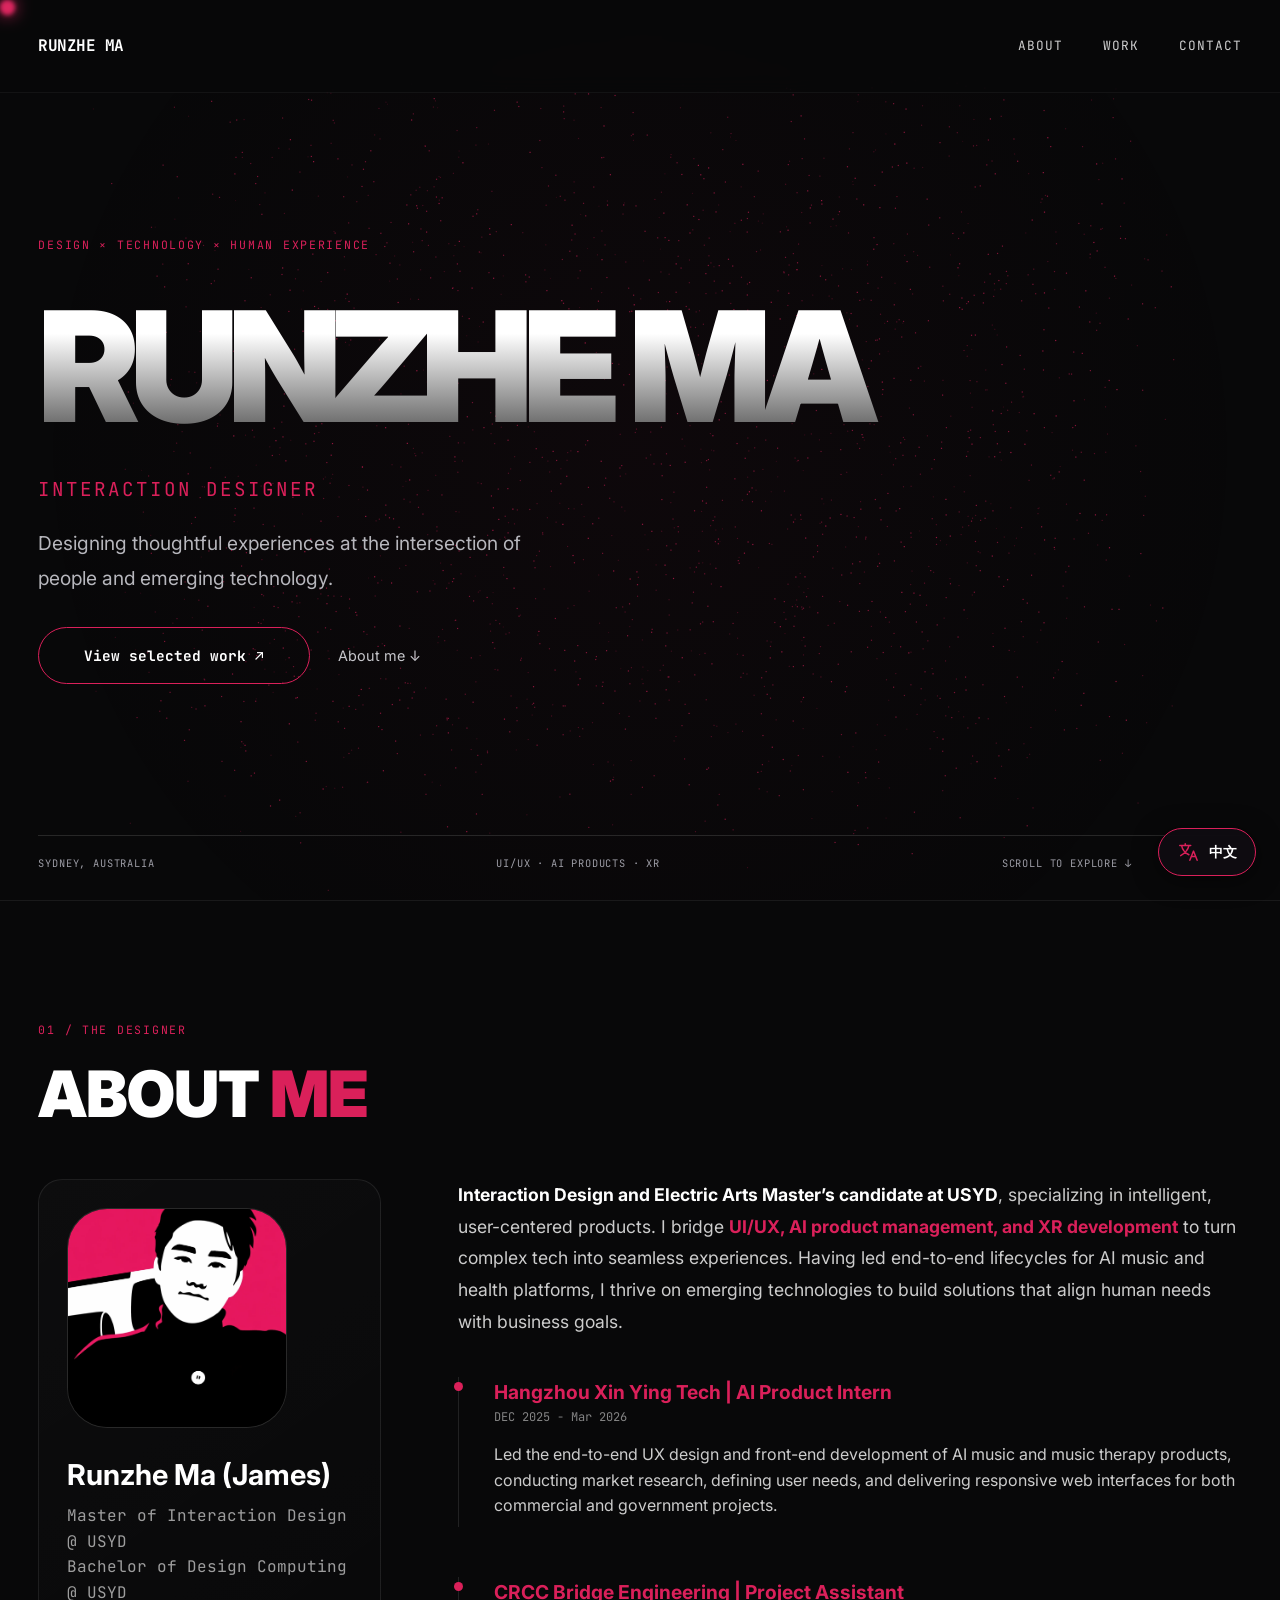
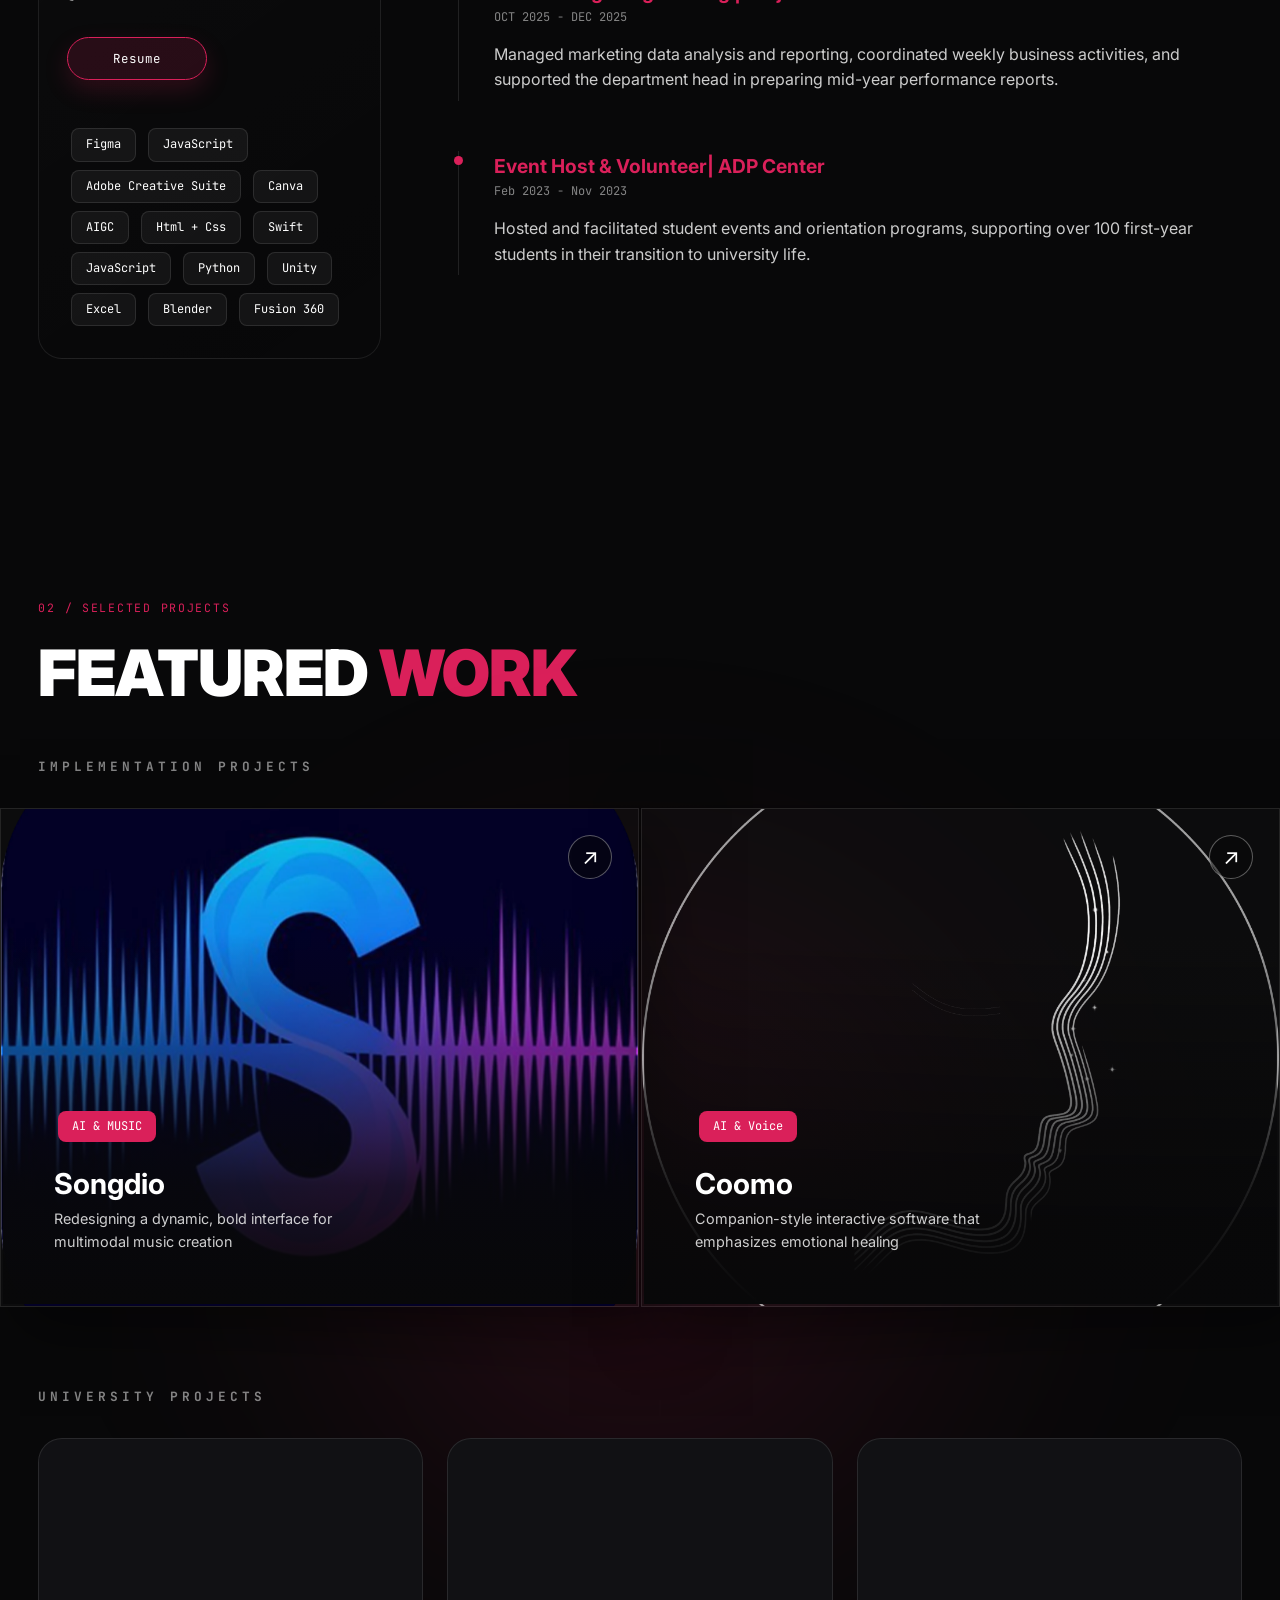
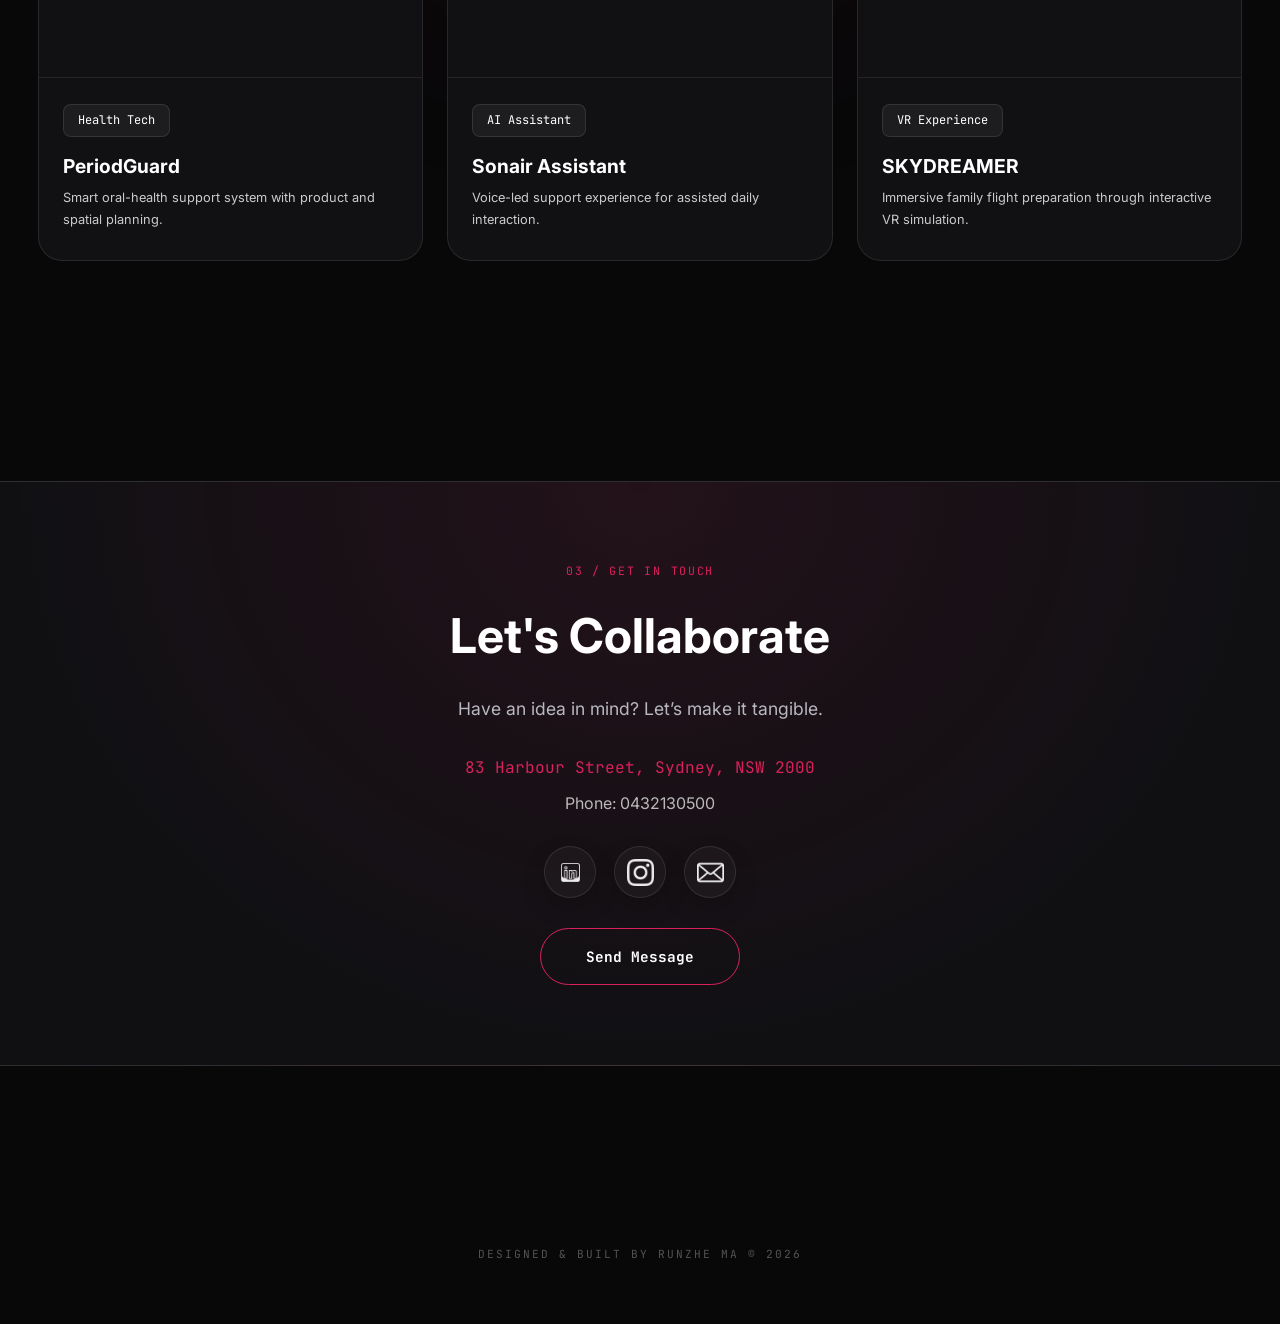
<file: index.html>
<!doctype html>
<html lang="en">
<head>
  <meta charset="utf-8">
  <meta name="viewport" content="width=device-width, initial-scale=1">
  <meta http-equiv="refresh" content="0;url=Portfolioweb.html">
  <title>Runzhe Ma | Portfolio</title>
  <script>location.replace('Portfolioweb.html' + location.search + location.hash);</script>
</head>
<body><a href="Portfolioweb.html">View portfolio / 查看作品集</a></body>
</html>
</file>
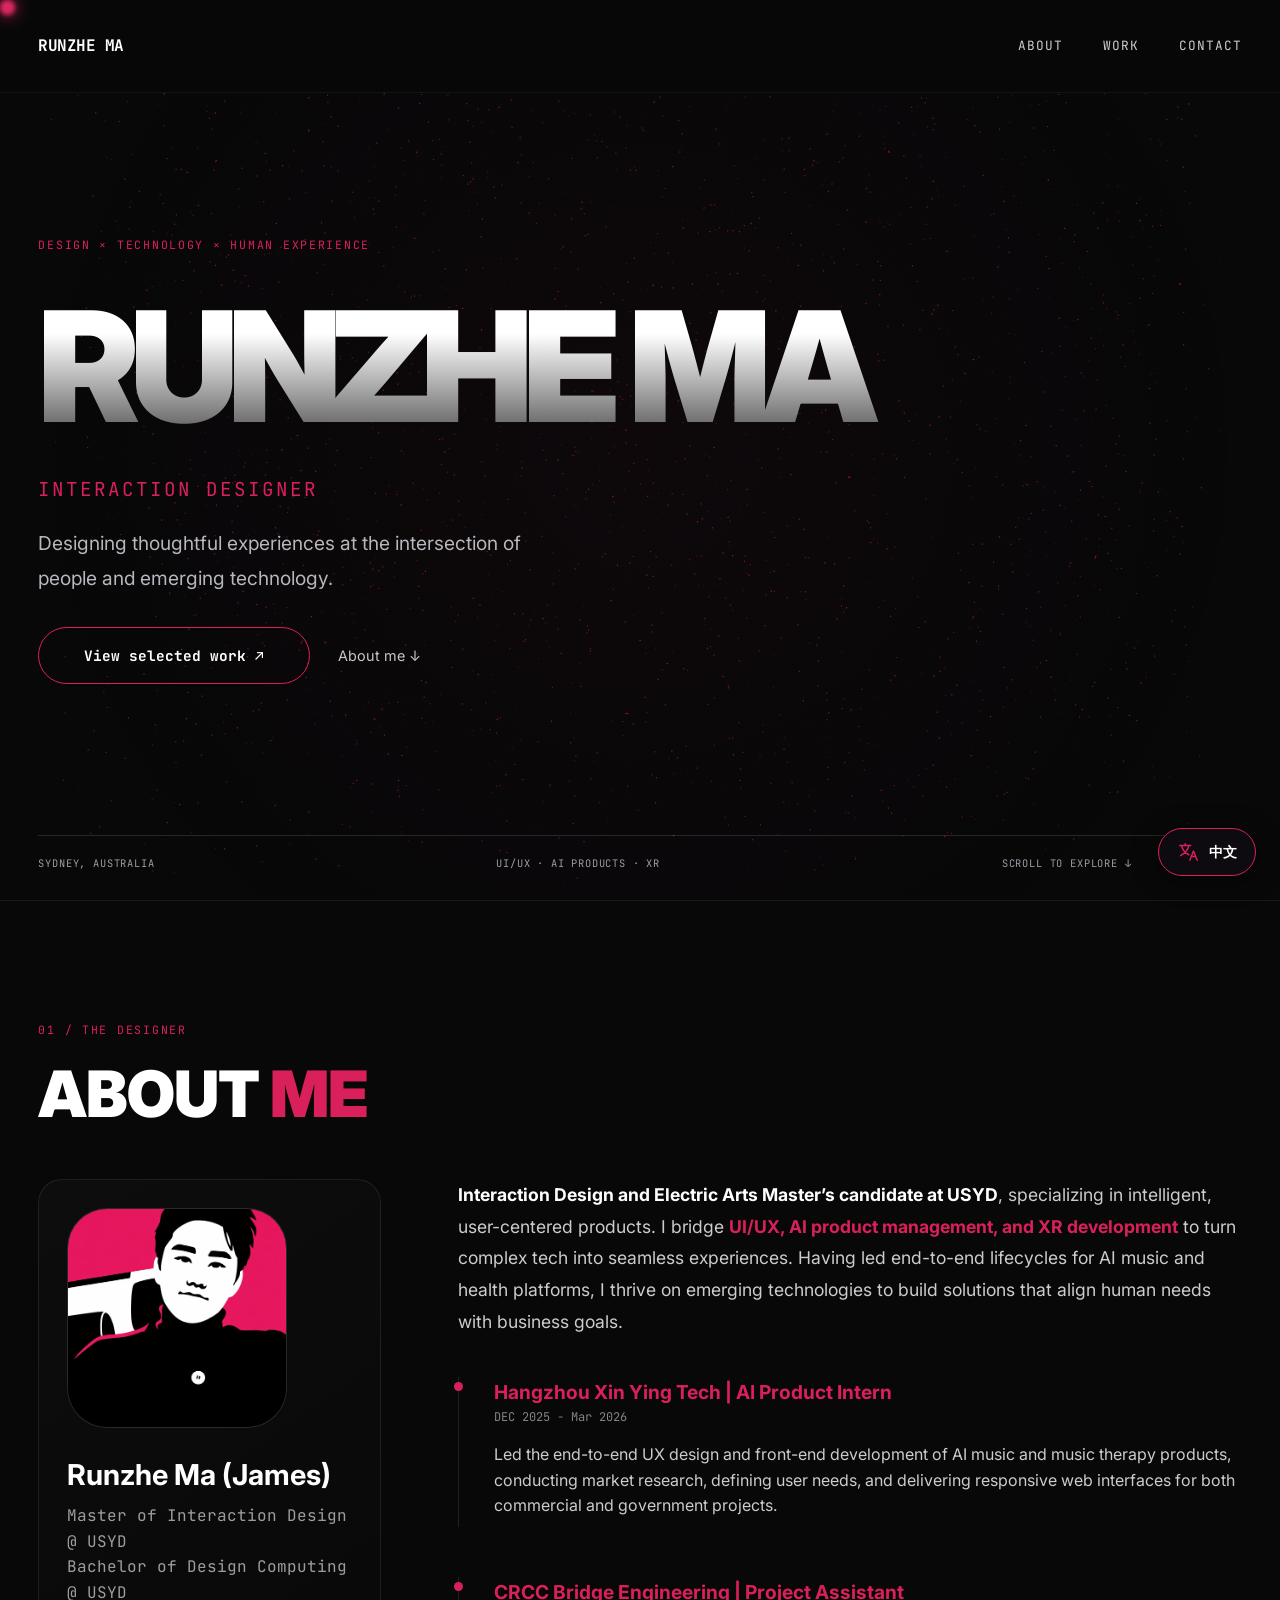
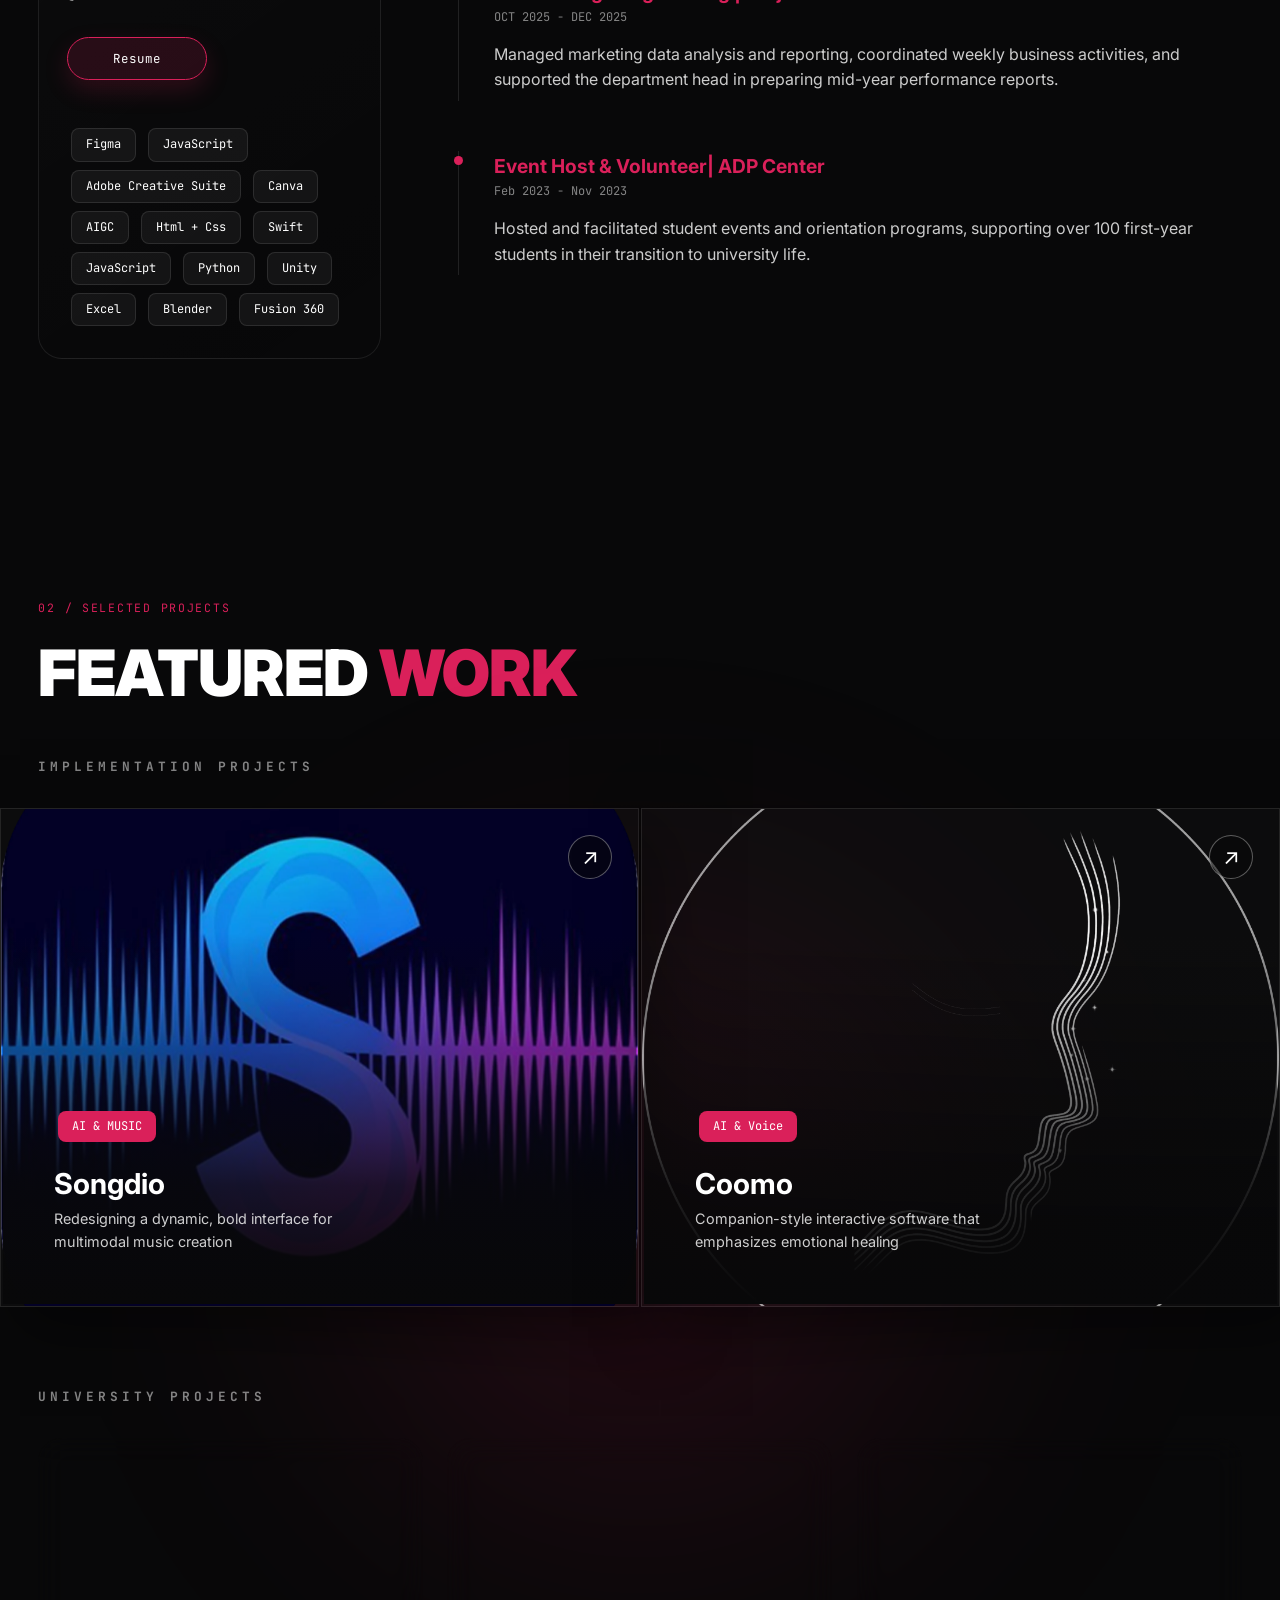
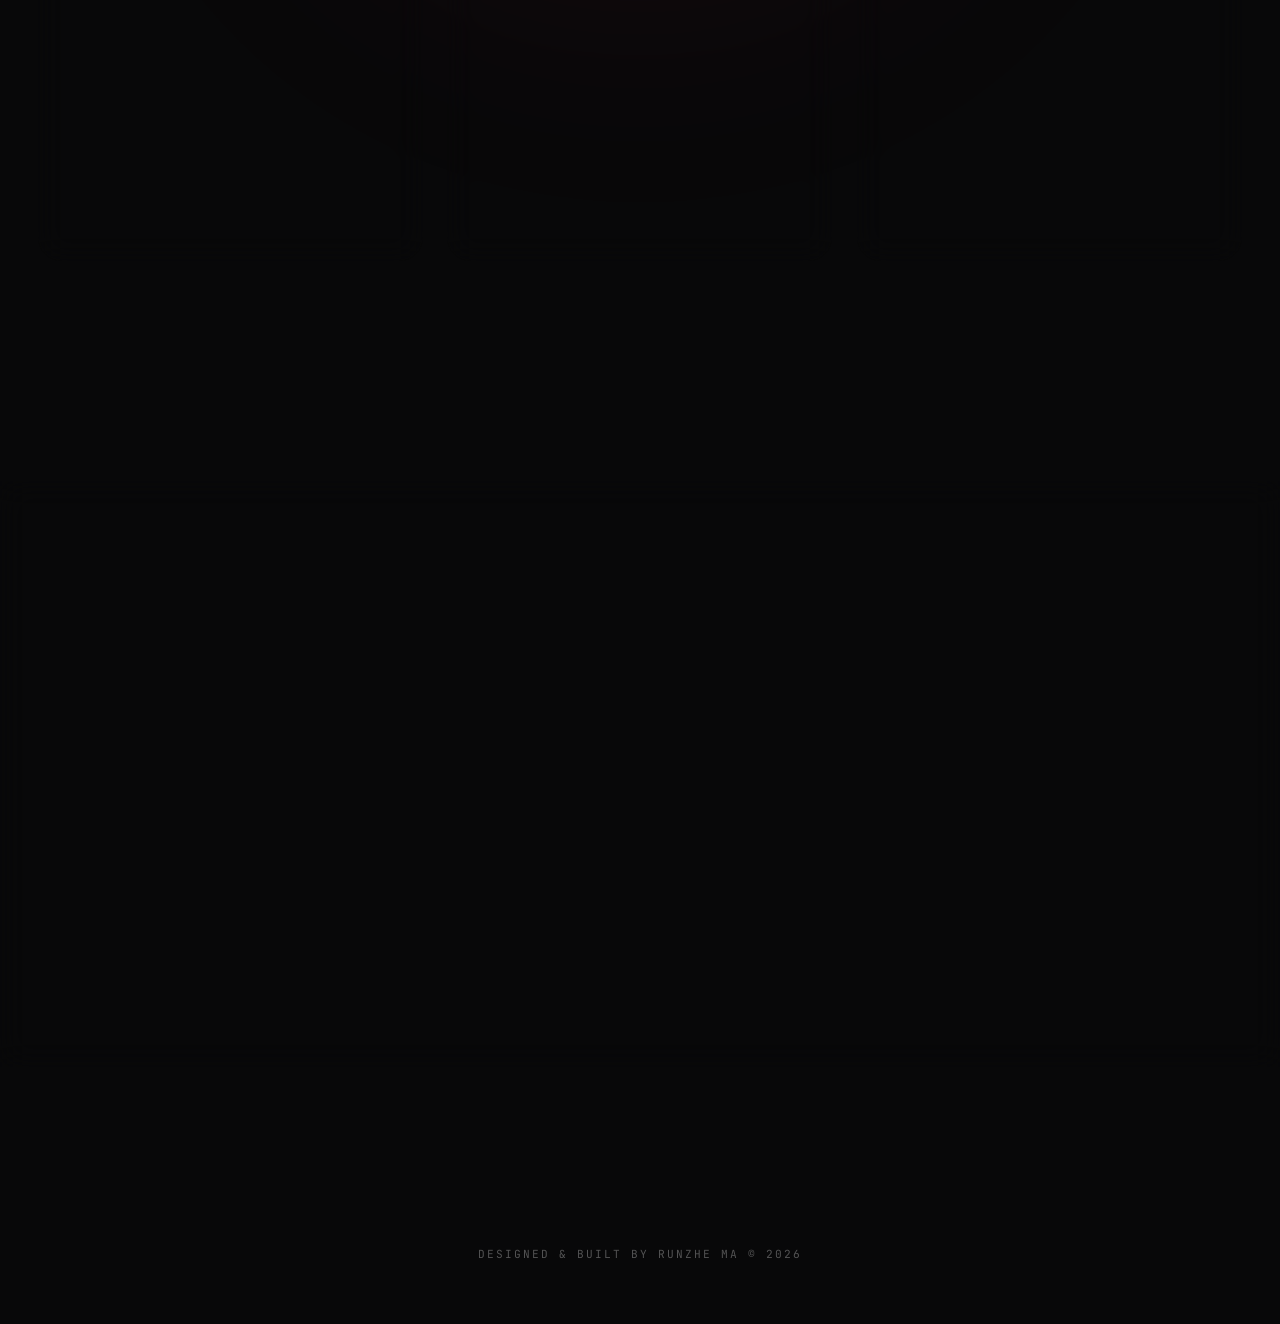
<file: Portfolioweb.html>
<!DOCTYPE html>
<html lang="en">
<head>
    <meta charset="UTF-8">
    <meta name="viewport" content="width=device-width, initial-scale=1.0">
    <title>Runzhe Ma (James) | Portfolio</title>
    <link href="https://fonts.googleapis.com/css2?family=Inter:wght@400;900&family=JetBrains+Mono:wght@400;700&display=swap" rel="stylesheet">
    <style>
        :root {
            --primary: #DA205A;
            --bg: #050505;
            --glass: rgba(255, 255, 255, 0.03);
            --border: rgba(255, 255, 255, 0.1);
            --font-main: 'Inter', sans-serif;
            --font-mono: 'JetBrains Mono', monospace;
        }

        * { margin: 0; padding: 0; box-sizing: border-box; scroll-behavior: smooth; }

        body {
            background-color: var(--bg);
            color: #fff;
            font-family: var(--font-main);
            overflow-x: hidden;
            line-height: 1.6;
            -webkit-font-smoothing: antialiased;
        }

        /* 极光背景 */
        body::before {
            content: '';
            position: fixed;
            top: 0; left: 0;
            width: 100%; height: 100%;
            background: radial-gradient(circle at 50% 50%, rgba(218, 32, 90, 0.03) 0%, transparent 80%);
            z-index: -1;
        }

        /* Neon Cursor */
        #cursor {
            position: fixed;
            width: 15px; height: 15px;
            background: var(--primary);
            border-radius: 50%;
            pointer-events: none;
            z-index: 9999;
            mix-blend-mode: screen;
            filter: blur(2px) drop-shadow(0 0 8px var(--primary));
            left: 0; top: 0;
        }

        /* 导航栏 */
        nav {
            position: fixed;
            top: 0; width: 100%;
            padding: 25px 50px;
            display: flex;
            justify-content: space-between;
            align-items: center;
            z-index: 1000;
            background: linear-gradient(to bottom, rgba(5,5,5,0.8), transparent);
            backdrop-filter: blur(10px);
        }

        .nav-logo {
            font-family: var(--font-mono);
            font-weight: 700;
            font-size: 1rem;
            letter-spacing: -0.5px;
        }

        .nav-links {
            display: flex;
            gap: 40px;
        }

        .nav-links a {
            color: #fff;
            text-decoration: none;
            font-family: var(--font-mono);
            font-size: 0.8rem;
            letter-spacing: 1px;
            transition: 0.3s;
            opacity: 0.6;
        }

        .nav-links a:hover { opacity: 1; color: var(--primary); }

        /* Hero Section */
        .hero {
            height: 100vh;
            display: flex;
            flex-direction: column;
            justify-content: center;
            align-items: center;
            position: relative;
            text-align: center;
            overflow: hidden;
        }

        /* 填充侧边空白的装饰文字 */
        .hero-side-text {
            position: absolute;
            font-family: var(--font-mono);
            font-weight: 900;
            font-size: 15vh;
            color: rgba(255,255,255,0.1);
            white-space: nowrap;
            pointer-events: none;
            z-index: 0;
            text-transform: uppercase;
        }
        .side-left { left: -5%; top: 20%; transform: rotate(-90deg); }
        .side-right { right: -5%; bottom: 20%; transform: rotate(90deg); }

        #canvas3d {
            position: absolute;
            inset: 0;
            z-index: 0;
            mask-image: radial-gradient(circle, black 40%, transparent 80%);
            transition: opacity 0.3s ease;
        }

        .hero-content { z-index: 1; pointer-events: none; }

        .hero-content h1 {
            font-size: clamp(3.5rem, 12vw, 8rem);
            font-weight: 900;
            margin-bottom: 0.5rem;
            letter-spacing: -2px;
            background: linear-gradient(to bottom, #fff 30%, #444 100%);
            -webkit-background-clip: text;
            -webkit-text-fill-color: transparent;
        }

        .typewriter {
            font-family: var(--font-mono);
            color: var(--primary);
            font-size: clamp(0.9rem, 2vw, 1.2rem);
            margin-bottom: 2.5rem;
            letter-spacing: 2px;
        }

        .btn-explore {
            pointer-events: all;
            padding: 16px 45px;
            background: transparent;
            border: 1px solid var(--primary);
            color: #fff;
            font-family: var(--font-mono);
            font-weight: 700;
            border-radius: 50px;
            text-decoration: none;
            transition: all 0.4s cubic-bezier(0.23, 1, 0.32, 1);
            display: inline-block;
            font-size: 0.9rem;
        }

        .btn-explore:hover {
            background: var(--primary);
            box-shadow: 0 0 30px rgba(218, 32, 90, 0.4);
            transform: scale(1.05);
        }

        /* 通用布局 */
        .container {
            max-width: 1200px;
            margin: 0 auto;
            padding: 120px 24px;
        }

        .section-title {
            font-size: clamp(2.5rem, 8vw, 4rem);
            margin-bottom: 60px;
            font-weight: 900;
            letter-spacing: -1px;
        }

        .glass-card {
            background: var(--glass);
            backdrop-filter: blur(15px);
            border: 1px solid var(--border);
            border-radius: 24px;
            padding: 40px;
            transition: 0.4s;
        }

        /* About & Timeline */
        .about-grid {
            display: grid;
            grid-template-columns: 1fr 1.5fr;
            gap: 80px;
        }

        .profile-sticky { position: sticky; top: 120px; height: fit-content; }

        .avatar {
    width: 220px;
    height: 220px;
    border-radius: 40px;
    background: #111;
    position: relative;
    overflow: hidden;
    border: 1px solid var(--border);
    cursor: pointer;
}

/* 共有图片定位样式 */
.avatar img {
    width: 100%;
    height: 100%;
    object-fit: cover;
    position: absolute;
    top: 0;
    left: 0;
    transition: opacity 0.4s ease; /* 控制切换的平滑度，0.4s 比较自然 */
}

/* 悬停照片默认隐藏 */
.photo-hover {
    opacity: 0;
    z-index: 2;
}

/* 默认照片在底层 */
.photo-default {
    opacity: 1;
    z-index: 1;
}

/* 鼠标悬停时的逻辑 */
.avatar:hover .photo-hover {
    opacity: 1; /* 悬停时显示图二 */
}

.avatar:hover .photo-default {
    opacity: 0.7; /* 可选：稍微降低图一透明度，让过渡更深邃 */
}

        .tag {
            display: inline-block;
            padding: 6px 14px;
            background: rgba(255, 255, 255, 0.05);
            color: #fff;
            border: 1px solid var(--border);
            border-radius: 8px;
            font-family: var(--font-mono);
            font-size: 0.75rem;
            margin: 4px;
            transition: 0.3s;
        }
        .tag:hover { border-color: var(--primary); color: var(--primary); }

        .timeline-item {
            margin-bottom: 50px;
            position: relative;
            padding-left: 35px;
            border-left: 1px solid var(--border);
        }
        .timeline-item::after {
            content: ''; position: absolute; left: -5px; top: 5px;
            width: 9px; height: 9px; background: var(--primary); border-radius: 50%;
        }

        /* Work Grid */
        .work-grid {
            display: grid;
            grid-template-columns: repeat(2, 1fr);
            gap: 30px;
        }

.project-card {
    position: relative;
    background: rgba(255, 255, 255, 0.03);
    border-radius: 24px;
    padding: 2px; /* 边框的厚度 */
    overflow: hidden;
    cursor: pointer;
    /* 初始投影：向右下偏移 */
    box-shadow: 20px 20px 50px rgba(0, 0, 0, 0.5);
    transition: transform 0.5s cubic-bezier(0.23, 1, 0.32, 1), box-shadow 0.5s ease;
    border: none; /* 移除旧边框 */
    height: 400px; /* 增加高度以容纳图片 */
    background-size: cover;
    background-position: center;
    background-repeat: no-repeat;
    display: flex;                /* 确保内部文字布局正常 */
    flex-direction: column;
}

       .project-card {
    position: relative;
    border-radius: 24px;
    padding: 2px;
    overflow: hidden;
    cursor: pointer;
    height: 400px;
    background: rgba(255, 255, 255, 0.03);
    box-shadow: 20px 20px 50px rgba(0, 0, 0, 0.5);
    transition: transform 0.5s cubic-bezier(0.23, 1, 0.32, 1), box-shadow 0.5s ease;
}

.project-bg {
    position: absolute;
    inset: 0;
    background-size: cover;      /* 或 contain */
    background-position: center;
    background-repeat: no-repeat;
    border-radius: 24px;
    z-index: 0;
}
        .project-info {
    position: relative;
    z-index: 1;
    padding: 40px;
    height: 100%;
    display: flex;
    flex-direction: column;
    justify-content: flex-end;
    background: linear-gradient(to top, rgba(0,0,0,0.9) 0%, rgba(0,0,0,0.4) 60%, transparent 100%);
    border-radius: 22px; /* 比外层小一点 */
}

        .project-card:hover {
    transform: translateY(-10px) scale(1.01);
    box-shadow: 30px 30px 70px rgba(0, 0, 0, 0.7), 0 0 20px rgba(218, 32, 90, 0.1);
}

.project-card:hover::before {
    opacity: 1;
}

        #work {
    position: relative;
    overflow: hidden;
}

/* 模拟左上角打下来的粉色柔光 */
#work::before {
    content: '';
    position: absolute;
    top: 50%;
    left: 50%;
    transform: translate(-50%, -50%);

    width: 900px;
    height: 900px;

    background: radial-gradient(
        circle,
        rgba(218, 32, 90, 0.18) 0%,
        rgba(218, 32, 90, 0.08) 35%,
        transparent 70%
    );

    filter: blur(120px);
    z-index: 0;
    pointer-events: none;
}
/* 增强 Feature 卡片的投影效果 */
#work .project-card {
    z-index: 1;
    background: rgba(255, 255, 255, 0.02);
    box-shadow: 20px 20px 60px rgba(0, 0, 0, 0.5); /* 右下方阴影 */
    transition: transform 0.5s cubic-bezier(0.23, 1, 0.32, 1), box-shadow 0.5s ease;
}

#work .project-card:hover {
    transform: translateY(-10px) scale(1.02);
    box-shadow: 30px 30px 80px rgba(218, 32, 90, 0.2); /* 悬停时阴影带一点粉色气晕 */
}

#university {
    perspective: 1500px;
    overflow: hidden; /* 裁剪超出区域 */
    padding: 150px 0; /* 增加上下内边距，适应更高的卡片 */
}

/* 2. University Projects 样式 */
.uni-carousel-shell {
    position: relative;
}

.uni-grid {
    display: flex;
    justify-content: center;
    align-items: center;
    position: relative;
    height: 600px; /* 给旋转留出更多高度空间 */
    transform-style: preserve-3d;
    cursor: grab;
    transition: transform 0.6s cubic-bezier(0.23, 1, 0.32, 1); /* 更丝滑的过渡 */
}

.uni-grid:active { cursor: grabbing; }

/* 2. 升级卡片为 3D 层叠 */
.uni-card {
    position: absolute; /* 必须绝对定位才能重叠 */
    width: 280px; /* 变窄 */
    height: 380px; /* 变高 */
    background: rgba(255, 255, 255, 0.05);
    backdrop-filter: blur(15px);
    border: 1px solid var(--border);
    border-radius: 24px;
    padding: 25px;
    display: flex;
    flex-direction: column;
    justify-content: center; /* 尝试垂直居中对齐内容，在长方形卡片中看起来更好 */
    backface-visibility: hidden; /* 隐藏背面 */
    user-select: none;
    pointer-events: auto; /* 确保点击弹窗依然有效 */
}
.uni-card:hover {
    border-color: var(--primary);
    transform: translateY(-5px);
    background: rgba(218, 32, 90, 0.03);
}

.usyd-logo {
    position: absolute;
    top: 50%;
    left: 50%;
    transform: translate(-50%, -50%);
    width: 120px;
    height: auto;
    border-radius: 50%;
    border: 2px solid var(--border);
    box-shadow: 0 0 30px rgba(218, 32, 90, 0.2);
    z-index: 1; /* 确保位于卡片后面 */
    opacity: 0.8;
    pointer-events: none; /* 不影响拖拽交互 */
}

.uni-nav-arrow {
    position: absolute;
    top: 50%;
    transform: translateY(-50%);
    width: 46px;
    height: 46px;
    border-radius: 999px;
    border: 1px solid var(--border);
    background: rgba(255,255,255,0.04);
    color: #fff;
    font-size: 1.1rem;
    display: flex;
    align-items: center;
    justify-content: center;
    backdrop-filter: blur(12px);
    cursor: pointer;
    z-index: 5;
    transition: 0.3s ease;
}

.uni-nav-arrow:hover {
    border-color: var(--primary);
    color: var(--primary);
    background: rgba(218, 32, 90, 0.08);
}

.uni-nav-arrow.left { left: 128px; }
.uni-nav-arrow.right { right: 128px; }

@media (max-width: 768px) {
    .uni-grid { grid-template-columns: 1fr; }
    .uni-nav-arrow { width: 40px; height: 40px; }
    .uni-nav-arrow.left { left: 16px; }
    .uni-nav-arrow.right { right: 16px; }
}

        /* Modal / detail view */
        #project-modal {
            position: fixed;
            inset: 0;
            background: rgba(5,5,5,0.98);
            z-index: 10000;
            display: none;
            overflow-y: auto;
            opacity: 0;
            transition: opacity 0.4s ease;
        }

        #project-modal.active {
            display: block;
            opacity: 1;
        }

        #resume-modal {
            position: fixed;
            inset: 0;
            background: rgba(5,5,5,0.98);
            z-index: 10000;
            display: none;
            overflow-y: auto;
            opacity: 0;
            transition: opacity 0.4s ease;
        }

        #resume-modal.active {
            display: block;
            opacity: 1;
        }

        .modal-close {
            position: fixed;
            top: 30px; right: 40px;
            z-index: 10001;
            background: white; border: none;
            color: black;
            padding: 8px 16px;
            border-radius: 50px;
            font-family: var(--font-mono);
            font-weight: bold;
            cursor: pointer;
        }

        .detail-hero {
            display: grid;
            grid-template-columns: minmax(0, 1fr);
            gap: 28px;
            align-items: end;
            margin-bottom: 40px;
            max-width: 820px;
        }

        .detail-kicker {
            font-family: var(--font-mono);
            color: var(--primary);
            font-size: 0.8rem;
            letter-spacing: 2px;
            margin-bottom: 18px;
            text-transform: uppercase;
        }

        .detail-summary {
            max-width: 720px;
            color: #cfcfcf;
            font-size: 1.05rem;
            line-height: 1.8;
        }

        .detail-visual {
            width: 100%;
            border-radius: 28px;
            border: 1px solid var(--border);
            background: linear-gradient(180deg, rgba(255,255,255,0.06), rgba(255,255,255,0.02));
            overflow: hidden;
            padding: 18px;
            box-shadow: 0 20px 50px rgba(0,0,0,0.45);
        }

        .detail-visual img,
        .mockup-frame img,
        .gallery-tile img {
            width: 100%;
            height: auto;
            display: block;
            object-fit: contain;
            border-radius: 20px;
        }

        .detail-section {
            margin-bottom: 40px;
        }

        .detail-section-title {
            margin-bottom: 18px;
            color: var(--primary);
            font-family: var(--font-mono);
            text-transform: uppercase;
            letter-spacing: 2px;
            font-size: 0.85rem;
        }

        .detail-body {
            color: #ccc;
            font-size: 1rem;
            line-height: 1.85;
        }

        .mockup-grid {
            display: grid;
            grid-template-columns: repeat(12, minmax(0, 1fr));
            gap: 20px;
        }

        .mockup-frame,
        .gallery-tile,
        .placeholder-tile {
            background: var(--glass);
            border: 1px solid var(--border);
            border-radius: 24px;
            padding: 16px;
            backdrop-filter: blur(15px);
        }

        .mockup-frame.tall { grid-column: span 4; }
        .mockup-frame.wide { grid-column: span 8; }
        .mockup-frame.full { grid-column: 1 / -1; }
        .mockup-frame.coomo-top { grid-column: 1 / span 4; grid-row: 1; }
        .mockup-frame.coomo-bottom { grid-column: 1 / span 4; grid-row: 2; }
        .mockup-frame.coomo-side { grid-column: 5 / span 8; grid-row: 1 / span 2; align-self: stretch; display: flex; align-items: center; }
        .gallery-grid.sonair-showcase {
            grid-template-columns: repeat(12, minmax(0, 1fr));
            align-items: stretch;
            gap: 18px;
        }
        .gallery-grid.sonair-showcase .gallery-tile.sonair-main,
        .gallery-grid.sonair-showcase .placeholder-tile.sonair-main {
            grid-column: 1 / span 5;
            grid-row: 1 / span 2;
            display: flex;
            align-items: center;
            justify-content: center;
            min-height: 100%;
        }
        .gallery-grid.sonair-showcase .gallery-tile.sonair-main img,
        .gallery-grid.sonair-showcase .placeholder-tile.sonair-main img {
            width: 100%;
            max-width: 420px;
            height: auto;
        }
        .gallery-grid.sonair-showcase .gallery-tile.sonair-mini,
        .gallery-grid.sonair-showcase .placeholder-tile.sonair-mini {
            min-height: 250px;
            display: flex;
            align-items: center;
            justify-content: center;
            padding: 12px;
        }
        .gallery-grid.sonair-showcase .gallery-tile.sonair-mini img,
        .gallery-grid.sonair-showcase .placeholder-tile.sonair-mini img {
            width: auto;
            max-width: 100%;
            max-height: 210px;
            height: auto;
        }
        .gallery-grid.sonair-showcase .gallery-tile.sonair-mini:nth-child(2),
        .gallery-grid.sonair-showcase .placeholder-tile.sonair-mini:nth-child(2) { grid-column: 6 / span 2; }
        .gallery-grid.sonair-showcase .gallery-tile.sonair-mini:nth-child(3),
        .gallery-grid.sonair-showcase .placeholder-tile.sonair-mini:nth-child(3) { grid-column: 8 / span 2; }
        .gallery-grid.sonair-showcase .gallery-tile.sonair-mini:nth-child(4),
        .gallery-grid.sonair-showcase .placeholder-tile.sonair-mini:nth-child(4) { grid-column: 10 / span 2; }
        .gallery-grid.sonair-showcase .gallery-tile.sonair-mini:nth-child(5),
        .gallery-grid.sonair-showcase .placeholder-tile.sonair-mini:nth-child(5) { grid-column: 6 / span 2; }
        .gallery-grid.sonair-showcase .gallery-tile.sonair-mini:nth-child(6),
        .gallery-grid.sonair-showcase .placeholder-tile.sonair-mini:nth-child(6) { grid-column: 8 / span 2; }
        .gallery-grid.sonair-showcase .gallery-tile.sonair-mini:nth-child(7),
        .gallery-grid.sonair-showcase .placeholder-tile.sonair-mini:nth-child(7) { grid-column: 10 / span 2; }

        .gallery-grid.skydreamer-vr {
            grid-template-columns: repeat(12, minmax(0, 1fr));
            align-items: start;
            gap: 18px;
        }
        .gallery-grid.skydreamer-vr .gallery-tile.mobile,
        .gallery-grid.skydreamer-vr .placeholder-tile.mobile {
            grid-column: span 4;
            display: flex;
            align-items: flex-start;
            justify-content: center;
            padding: 14px;
            min-height: 0;
            background: rgba(255,255,255,0.03);
        }
        .gallery-grid.skydreamer-vr .gallery-tile.mobile img,
        .gallery-grid.skydreamer-vr .placeholder-tile.mobile img {
            width: auto;
            max-width: 100%;
            height: auto;
            max-height: 260px;
            object-fit: contain;
            border-radius: 18px;
        }

        .gallery-group {
            margin-top: 14px;
        }

        .gallery-group-title {
            font-family: var(--font-mono);
            font-size: 0.75rem;
            letter-spacing: 2px;
            text-transform: uppercase;
            opacity: 0.7;
            margin-bottom: 14px;
        }

        .gallery-grid {
            display: grid;
            grid-template-columns: repeat(12, minmax(0, 1fr));
            gap: 18px;
        }

        .gallery-grid.mobile-portfolio {
            grid-template-columns: repeat(12, minmax(0, 1fr));
            align-items: start;
            gap: 22px;
        }

        .gallery-grid.mobile-portfolio .gallery-tile,
        .gallery-grid.mobile-portfolio .placeholder-tile,
        .gallery-grid.coomo-mobile-portfolio .gallery-tile,
        .gallery-grid.coomo-mobile-portfolio .placeholder-tile {
            padding: 14px;
            border-radius: 28px;
        }

        .gallery-grid.mobile-portfolio .gallery-tile.mobile,
        .gallery-grid.mobile-portfolio .placeholder-tile.mobile {
            display: flex;
            justify-content: center;
            align-items: flex-start;
            min-height: 540px;
        }

        .gallery-grid.mobile-portfolio .gallery-tile.mobile img,
        .gallery-grid.mobile-portfolio .placeholder-tile.mobile img {
            width: auto;
            max-width: 100%;
            max-height: 510px;
        }

        .gallery-grid.mobile-portfolio .gallery-tile.mobile:nth-child(1),
        .gallery-grid.mobile-portfolio .placeholder-tile.mobile:nth-child(1) { grid-column: 1 / span 3; }
        .gallery-grid.mobile-portfolio .gallery-tile.mobile:nth-child(2),
        .gallery-grid.mobile-portfolio .placeholder-tile.mobile:nth-child(2) { grid-column: 4 / span 3; }
        .gallery-grid.mobile-portfolio .gallery-tile.mobile:nth-child(3),
        .gallery-grid.mobile-portfolio .placeholder-tile.mobile:nth-child(3) { grid-column: 7 / span 3; }
        .gallery-grid.mobile-portfolio .gallery-tile.mobile:nth-child(4),
        .gallery-grid.mobile-portfolio .placeholder-tile.mobile:nth-child(4) { grid-column: 10 / span 3; }

        .gallery-grid.coomo-mobile-portfolio {
            grid-template-columns: repeat(12, minmax(0, 1fr));
            align-items: start;
            gap: 22px;
        }

        .gallery-grid.coomo-mobile-portfolio .gallery-tile.mobile,
        .gallery-grid.coomo-mobile-portfolio .placeholder-tile.mobile {
            display: flex;
            justify-content: center;
            align-items: flex-start;
            min-height: 540px;
        }

        .gallery-grid.coomo-mobile-portfolio .gallery-tile.mobile img,
        .gallery-grid.coomo-mobile-portfolio .placeholder-tile.mobile img {
            width: auto;
            max-width: 100%;
        }

        .gallery-grid.coomo-mobile-portfolio .gallery-tile.coomo-home,
        .gallery-grid.coomo-mobile-portfolio .placeholder-tile.coomo-home {
            min-height: auto;
        }

        .gallery-grid.coomo-mobile-portfolio .gallery-tile.coomo-uniform img,
        .gallery-grid.coomo-mobile-portfolio .placeholder-tile.coomo-uniform img {
            max-height: 510px;
            width: auto;
        }

        .gallery-grid.coomo-mobile-portfolio .gallery-tile.coomo-home img,
        .gallery-grid.coomo-mobile-portfolio .placeholder-tile.coomo-home img {
            width: 100%;
            max-width: 250px;
            height: auto;
        }

        .gallery-grid.coomo-mobile-portfolio .gallery-tile.mobile:nth-child(1),
        .gallery-grid.coomo-mobile-portfolio .placeholder-tile.mobile:nth-child(1) { grid-column: 1 / span 4; }
        .gallery-grid.coomo-mobile-portfolio .gallery-tile.mobile:nth-child(2),
        .gallery-grid.coomo-mobile-portfolio .placeholder-tile.mobile:nth-child(2) { grid-column: 5 / span 4; }
        .gallery-grid.coomo-mobile-portfolio .gallery-tile.mobile:nth-child(3),
        .gallery-grid.coomo-mobile-portfolio .placeholder-tile.mobile:nth-child(3) { grid-column: 9 / span 4; }
        .gallery-grid.coomo-mobile-portfolio .gallery-tile.mobile:nth-child(4),
        .gallery-grid.coomo-mobile-portfolio .placeholder-tile.mobile:nth-child(4) { grid-column: 2 / span 3; }
        .gallery-grid.coomo-mobile-portfolio .gallery-tile.mobile:nth-child(5),
        .gallery-grid.coomo-mobile-portfolio .placeholder-tile.mobile:nth-child(5) { grid-column: 5 / span 4; }
        .gallery-grid.coomo-mobile-portfolio .gallery-tile.mobile:nth-child(6),
        .gallery-grid.coomo-mobile-portfolio .placeholder-tile.mobile:nth-child(6) { grid-column: 9 / span 3; }

        .gallery-tile.mobile, .placeholder-tile.mobile { grid-column: span 4; }
        .gallery-tile.web, .placeholder-tile.web { grid-column: span 6; }
        .gallery-tile.poster, .placeholder-tile.poster { grid-column: span 6; }
        .gallery-tile.full, .placeholder-tile.full { grid-column: 1 / -1; }

        .placeholder-tile {
            min-height: 220px;
            display: flex;
            align-items: center;
            justify-content: center;
            text-align: center;
            color: rgba(255,255,255,0.55);
            font-family: var(--font-mono);
            font-size: 0.82rem;
            letter-spacing: 1px;
        }

        .next-project-link {
            display: inline-flex;
            flex-direction: column;
            align-items: flex-start;
            gap: 6px;
            text-decoration: none;
            margin-top: 12px;
            padding: 18px 22px;
            border-radius: 22px;
            border: 1px solid var(--border);
            background: rgba(255,255,255,0.03);
            transition: 0.3s ease;
        }
        .next-project-link:hover {
            border-color: var(--primary);
            transform: translateY(-2px);
            box-shadow: 0 16px 40px rgba(0,0,0,0.25);
        }
        .next-project-label {
            font-family: var(--font-mono);
            font-size: 0.72rem;
            letter-spacing: 2px;
            text-transform: uppercase;
            color: rgba(255,255,255,0.55);
        }
        .next-project-name {
            font-size: 1.15rem;
            font-weight: 700;
            letter-spacing: 0.01em;
            color: #fff;
        }

        .uni-socials {
            display: flex;
            justify-content: center;
            gap: 18px;
            margin-top: 28px;
            flex-wrap: wrap;
        }
        .uni-social-link {
            width: 52px;
            height: 52px;
            border-radius: 999px;
            border: 1px solid var(--border);
            background: rgba(255,255,255,0.03);
            display: inline-flex;
            align-items: center;
            justify-content: center;
            color: #fff;
            text-decoration: none;
            font-size: 1rem;
            transition: 0.3s ease;
            box-shadow: 0 10px 24px rgba(0,0,0,0.18);
            overflow: hidden;
        }
        .uni-social-link:hover {
            color: var(--primary);
            border-color: var(--primary);
            transform: translateY(-2px);
            background: rgba(218, 32, 90, 0.08);
        }
        .uni-social-link img {
            width: 54%;
            height: 54%;
            object-fit: contain;
            display: block;
            filter: brightness(0) invert(1);
            opacity: 0.92;
        }

        .nav-logo {
    transition: color 0.3s ease;
}

.nav-logo:hover {
    color: var(--primary); /* 悬停时变为粉色，提示可点击 */
}

        .resume-trigger {
            margin-top: 18px;
            margin-bottom: 20px;
            display: inline-flex;
            align-items: center;
            justify-content: center;
            gap: 10px;
            padding: 12px 20px;
            border-radius: 999px;
            border: 1px solid var(--primary);
            background: rgba(218, 32, 90, 0.14);
            color: #fff;
            text-decoration: none;
            font-family: var(--font-mono);
            font-size: 0.78rem;
            letter-spacing: 1px;
            transition: 0.3s ease;
            cursor: pointer;
            min-width: 140px;
            box-shadow: 0 10px 24px rgba(218, 32, 90, 0.18);
            position: relative;
            z-index: 2;
        }
        .resume-trigger:hover {
            border-color: var(--primary);
            color: var(--primary);
            background: rgba(218, 32, 90, 0.08);
            transform: translateY(-2px);
        }
        .resume-sheet {
            width: 100%;
            border-radius: 28px;
            overflow: hidden;
            border: 1px solid var(--border);
            background: rgba(255,255,255,0.03);
            box-shadow: 0 20px 50px rgba(0,0,0,0.35);
            padding: 34px;
        }
        .resume-topbar {
            display: flex;
            justify-content: space-between;
            align-items: flex-start;
            gap: 24px;
            padding-bottom: 24px;
            margin-bottom: 28px;
            border-bottom: 1px solid var(--border);
        }
        .resume-name {
            font-size: clamp(2rem, 4vw, 3.2rem);
            margin-bottom: 8px;
        }
        .resume-role {
            font-family: var(--font-mono);
            color: var(--primary);
            letter-spacing: 2px;
            text-transform: uppercase;
            font-size: 0.8rem;
        }
        .resume-contact {
            display: grid;
            gap: 8px;
            text-align: right;
            color: rgba(255,255,255,0.78);
            font-size: 0.95rem;
        }
        .resume-grid {
            display: grid;
            grid-template-columns: 1.1fr 0.9fr;
            gap: 28px;
        }
        .resume-section {
            margin-bottom: 26px;
        }
        .resume-section:last-child { margin-bottom: 0; }
        .resume-section h3 {
            margin-bottom: 14px;
            font-family: var(--font-mono);
            font-size: 0.78rem;
            letter-spacing: 2px;
            text-transform: uppercase;
            color: var(--primary);
        }
        .resume-section p,
        .resume-section li {
            color: rgba(255,255,255,0.82);
            line-height: 1.7;
            font-size: 0.96rem;
        }
        .resume-entry {
            padding: 16px 0;
            border-top: 1px solid rgba(255,255,255,0.07);
        }
        .resume-entry:first-child { border-top: 0; padding-top: 0; }
        .resume-entry-title {
            font-weight: 700;
            font-size: 1rem;
            margin-bottom: 4px;
        }
        .resume-entry-meta {
            color: rgba(255,255,255,0.58);
            font-size: 0.86rem;
            margin-bottom: 10px;
        }
        .resume-tags {
            display: flex;
            flex-wrap: wrap;
            gap: 10px;
        }
        .resume-tags .tag { margin: 0; }
        .resume-bullets {
            margin: 0;
            padding-left: 18px;
            display: grid;
            gap: 8px;
        }

        /* 响应式断点 */
        @media (max-width: 1024px) {
            .about-grid { gap: 40px; }
            .work-grid { grid-template-columns: 1fr; }
            nav { padding: 20px 30px; }
            .detail-hero { grid-template-columns: 1fr; }
            .resume-grid { grid-template-columns: 1fr; }
            .resume-topbar { flex-direction: column; align-items: flex-start; }
            .resume-contact { text-align: left; }
            .mockup-frame.tall,
            .mockup-frame.wide,
            .gallery-tile.mobile,
            .gallery-tile.web,
            .gallery-tile.poster,
            .placeholder-tile.mobile,
            .placeholder-tile.web,
            .placeholder-tile.poster { grid-column: span 6; }

            .gallery-grid.mobile-portfolio,
            .gallery-grid.coomo-mobile-portfolio,
            .gallery-grid.sonair-showcase,
            .gallery-grid.skydreamer-vr { grid-template-columns: repeat(12, minmax(0, 1fr)); }
            .gallery-grid.mobile-portfolio .gallery-tile.mobile:nth-child(1),
            .gallery-grid.mobile-portfolio .gallery-tile.mobile:nth-child(2),
            .gallery-grid.mobile-portfolio .gallery-tile.mobile:nth-child(3),
            .gallery-grid.mobile-portfolio .gallery-tile.mobile:nth-child(4),
            .gallery-grid.mobile-portfolio .placeholder-tile.mobile:nth-child(1),
            .gallery-grid.mobile-portfolio .placeholder-tile.mobile:nth-child(2),
            .gallery-grid.mobile-portfolio .placeholder-tile.mobile:nth-child(3),
            .gallery-grid.mobile-portfolio .placeholder-tile.mobile:nth-child(4),
            .gallery-grid.coomo-mobile-portfolio .gallery-tile.mobile:nth-child(1),
            .gallery-grid.coomo-mobile-portfolio .gallery-tile.mobile:nth-child(2),
            .gallery-grid.coomo-mobile-portfolio .gallery-tile.mobile:nth-child(3),
            .gallery-grid.coomo-mobile-portfolio .gallery-tile.mobile:nth-child(4),
            .gallery-grid.coomo-mobile-portfolio .gallery-tile.mobile:nth-child(5),
            .gallery-grid.coomo-mobile-portfolio .gallery-tile.mobile:nth-child(6),
            .gallery-grid.coomo-mobile-portfolio .placeholder-tile.mobile:nth-child(1),
            .gallery-grid.coomo-mobile-portfolio .placeholder-tile.mobile:nth-child(2),
            .gallery-grid.coomo-mobile-portfolio .placeholder-tile.mobile:nth-child(3),
            .gallery-grid.coomo-mobile-portfolio .placeholder-tile.mobile:nth-child(4),
            .gallery-grid.coomo-mobile-portfolio .placeholder-tile.mobile:nth-child(5),
            .gallery-grid.coomo-mobile-portfolio .placeholder-tile.mobile:nth-child(6),
            .gallery-grid.sonair-showcase .gallery-tile.sonair-main,
            .gallery-grid.sonair-showcase .placeholder-tile.sonair-main,
            .gallery-grid.sonair-showcase .gallery-tile.sonair-mini,
            .gallery-grid.sonair-showcase .placeholder-tile.sonair-mini {
                grid-column: span 6;
                grid-row: auto;
                transform: none;
                margin-top: 0;
            }
        }

        @media (max-width: 768px) {
            .about-grid { grid-template-columns: 1fr; }
            .profile-sticky { position: relative; top: 0; }
            .section-title { margin-bottom: 40px; }
            .hero-side-text { display: none; }
            .nav-links { display: none; }
            #cursor { display: none; }
            .container { padding: 80px 20px; }
            .project-card { height: 350px; }
            .modal-close { top: 18px; right: 20px; }
            .resume-sheet { padding: 22px; }
            .mockup-frame.tall,
            .mockup-frame.wide,
            .gallery-tile.mobile,
            .gallery-tile.web,
            .gallery-tile.poster,
            .gallery-tile.full,
            .placeholder-tile.mobile,
            .placeholder-tile.web,
            .placeholder-tile.poster,
            .placeholder-tile.full { grid-column: 1 / -1; }

            .gallery-grid.mobile-portfolio,
            .gallery-grid.coomo-mobile-portfolio,
            .gallery-grid.sonair-showcase,
            .gallery-grid.skydreamer-vr { grid-template-columns: 1fr; }
            .gallery-grid.mobile-portfolio .gallery-tile.mobile:nth-child(1),
            .gallery-grid.mobile-portfolio .gallery-tile.mobile:nth-child(2),
            .gallery-grid.mobile-portfolio .gallery-tile.mobile:nth-child(3),
            .gallery-grid.mobile-portfolio .gallery-tile.mobile:nth-child(4),
            .gallery-grid.mobile-portfolio .placeholder-tile.mobile:nth-child(1),
            .gallery-grid.mobile-portfolio .placeholder-tile.mobile:nth-child(2),
            .gallery-grid.mobile-portfolio .placeholder-tile.mobile:nth-child(3),
            .gallery-grid.mobile-portfolio .placeholder-tile.mobile:nth-child(4),
            .gallery-grid.coomo-mobile-portfolio .gallery-tile.mobile:nth-child(1),
            .gallery-grid.coomo-mobile-portfolio .gallery-tile.mobile:nth-child(2),
            .gallery-grid.coomo-mobile-portfolio .gallery-tile.mobile:nth-child(3),
            .gallery-grid.coomo-mobile-portfolio .gallery-tile.mobile:nth-child(4),
            .gallery-grid.coomo-mobile-portfolio .gallery-tile.mobile:nth-child(5),
            .gallery-grid.coomo-mobile-portfolio .gallery-tile.mobile:nth-child(6),
            .gallery-grid.coomo-mobile-portfolio .placeholder-tile.mobile:nth-child(1),
            .gallery-grid.coomo-mobile-portfolio .placeholder-tile.mobile:nth-child(2),
            .gallery-grid.coomo-mobile-portfolio .placeholder-tile.mobile:nth-child(3),
            .gallery-grid.coomo-mobile-portfolio .placeholder-tile.mobile:nth-child(4),
            .gallery-grid.coomo-mobile-portfolio .placeholder-tile.mobile:nth-child(5),
            .gallery-grid.coomo-mobile-portfolio .placeholder-tile.mobile:nth-child(6),
            .gallery-grid.sonair-showcase .gallery-tile.sonair-main,
            .gallery-grid.sonair-showcase .placeholder-tile.sonair-main,
            .gallery-grid.sonair-showcase .gallery-tile.sonair-mini,
            .gallery-grid.sonair-showcase .placeholder-tile.sonair-mini {
                grid-column: 1 / -1;
                grid-row: auto;
                transform: none;
                margin-top: 0;
            }
        }
    </style>
    <link rel="stylesheet" href="enhancements.css">
</head>
<body>

    <div id="cursor"></div>

    <nav>
        <a class="nav-logo" href="#">RUNZHE MA</a>
        <div class="nav-links">
            <a href="#about">ABOUT</a>
            <a href="#work">WORK</a>
            <a href="#contact">CONTACT</a>
        </div>
    </nav>

    <section class="hero">
        <div class="hero-side-text side-left">Interaction</div>
        <div class="hero-side-text side-right">Experience</div>
        <canvas id="canvas3d"></canvas>
        <div class="hero-content">
            <p class="hero-eyebrow">DESIGN × TECHNOLOGY × HUMAN EXPERIENCE</p>
            <h1>RUNZHE MA</h1>
            <div class="typewriter" id="typewriter"></div>
            <p class="hero-intro">Designing thoughtful experiences at the intersection of people and emerging technology.</p>
            <div class="hero-actions"><a href="#work" class="btn-explore">View selected work <span aria-hidden="true">↗</span></a><a href="#about" class="hero-secondary">About me <span aria-hidden="true">↓</span></a></div>
        </div>
        <div class="hero-bottom"><span>SYDNEY, AUSTRALIA</span><span>UI/UX · AI PRODUCTS · XR</span><a href="#work" aria-label="Explore selected projects">SCROLL TO EXPLORE ↓</a></div>
    </section>

    <div id="project-modal">
    <button class="modal-close" onclick="closeModal()">CLOSE</button>
    <div class="modal-body container">
        <div class="detail-hero">
            <div>
                <p id="m-kicker" class="detail-kicker">PROJECT DETAIL</p>
                <h1 id="m-title" style="font-size: clamp(2.5rem, 5vw, 4rem); margin-bottom: 10px;">Project Title</h1>
                <p id="m-tag" style="color: var(--primary); font-family: var(--font-mono); margin-bottom: 22px; letter-spacing: 2px;">TAGS / CATEGORY</p>
                <p id="m-summary" class="detail-summary"></p>
            </div>
        </div>

        <div class="about-grid" style="grid-template-columns: repeat(auto-fit, minmax(200px, 1fr)); gap: 20px; margin-bottom: 40px;">
            <div class="glass-card" style="padding: 20px;">
                <p style="font-family: var(--font-mono); font-size: 0.7rem; opacity: 0.5;">TYPE</p>
                <p id="m-time" style="font-weight: bold;">--</p>
            </div>
            <div class="glass-card" style="padding: 20px;">
                <p style="font-family: var(--font-mono); font-size: 0.7rem; opacity: 0.5;">MY ROLE</p>
                <p id="m-role" style="font-weight: bold;">--</p>
            </div>
            <div class="glass-card" style="padding: 20px;">
                <p style="font-family: var(--font-mono); font-size: 0.7rem; opacity: 0.5;">LINKS</p>
                <div id="m-links" style="margin-top: 10px; display: flex; flex-wrap: wrap; gap: 15px;"></div>
            </div>
        </div>

        <div class="glass-card detail-section">
            <h3 class="detail-section-title">Project Info</h3>
            <div id="m-content" class="detail-body"></div>
        </div>

        <div id="m-mockups" class="detail-section"></div>
        <div id="m-gallery" class="detail-section"></div>
    </div>
</div>

    <div id="resume-modal">
    <button class="modal-close" onclick="closeResumeModal()">CLOSE</button>
    <div class="modal-body container">
        <div class="detail-hero">
            <div>
                <p class="detail-kicker">Resume</p>
                <h1 class="resume-name">Runzhe Ma</h1>
                <p class="resume-role">Interaction Designer / UX Designer</p>
            </div>
        </div>
        <div class="resume-sheet">
            <div class="resume-topbar">
                <div>
                    <div class="resume-entry-title">Professional Statement</div>
                    <p>I am an interaction designer with a multidisciplinary background spanning UX design, coding, AI-assisted workflows, and digital product thinking. I enjoy turning complex systems into clear user experiences and combining design sensitivity with practical execution.</p>
                </div>
                <div class="resume-contact">
                    <div>Sydney, Australia</div>
                    <div>USYD Graduate</div>
                    <div>Interaction Design / Design Computing</div>
                </div>
            </div>
            <div class="resume-grid">
                <div>
                    <div class="resume-section">
                        <h3>Education</h3>
                        <div class="resume-entry">
                            <div class="resume-entry-title">Master of Interaction Design — The University of Sydney</div>
                            <div class="resume-entry-meta">Sydney, Australia</div>
                            <p>Focused on interaction systems, service thinking, and human-centered digital experiences across academic and project-based practice.</p>
                        </div>
                        <div class="resume-entry">
                            <div class="resume-entry-title">Bachelor of Design Computing — The University of Sydney</div>
                            <div class="resume-entry-meta">Sydney, Australia</div>
                            <p>Built a foundation in UX, creative technology, digital making, and multidisciplinary design methods.</p>
                        </div>
                    </div>
                    <div class="resume-section">
                        <h3>Selected Experience</h3>
                        <div class="resume-entry">
                            <div class="resume-entry-title">AI-assisted Design and Workflow Practice</div>
                            <div class="resume-entry-meta">Research, prototyping, content systems, coding support</div>
                            <ul class="resume-bullets">
                                <li>Use AI tools to support ideation, workflow structuring, summarisation, design iteration, and technical troubleshooting.</li>
                                <li>Combine design judgment with coding, prompting, and system thinking to improve both efficiency and final quality.</li>
                                <li>Translate abstract concepts into clearer user-facing experiences across portfolio, research, and interactive projects.</li>
                            </ul>
                        </div>
                    </div>
                    <div class="resume-section">
                        <h3>Selected Projects</h3>
                        <div class="resume-entry">
                            <div class="resume-entry-title">Songdio</div>
                            <p>Implementation-focused product and portfolio work spanning web, mobile, and visual presentation of multimodal AI music interaction.</p>
                        </div>
                        <div class="resume-entry">
                            <div class="resume-entry-title">Coomo Wellness</div>
                            <p>Companion-style sound environment concept exploring emotional healing, gentle interaction, and mobile-first experience design.</p>
                        </div>
                        <div class="resume-entry">
                            <div class="resume-entry-title">University Projects</div>
                            <p>PeriodGuard, Sonair Assistant, and SKYDREAMER — projects spanning health tech, AI companions, VR preparation systems, and service-oriented interaction design.</p>
                        </div>
                    </div>
                </div>
                <div>
                    <div class="resume-section">
                        <h3>Capabilities</h3>
                        <div class="resume-tags">
                            <span class="tag">Interaction Design</span>
                            <span class="tag">UX Strategy</span>
                            <span class="tag">Figma</span>
                            <span class="tag">Creative Coding</span>
                            <span class="tag">JavaScript</span>
                            <span class="tag">HTML/CSS</span>
                            <span class="tag">Python</span>
                            <span class="tag">Swift</span>
                            <span class="tag">AI-assisted Workflow</span>
                            <span class="tag">Information Design</span>
                            <span class="tag">Visual Communication</span>
                            <span class="tag">Adobe Creative Suite</span>
                            <span class="tag">Unity</span>
                            <span class="tag">Blender</span>
                            <span class="tag">Fusion 360</span>
                        </div>
                    </div>
                    <div class="resume-section">
                        <h3>What I Bring</h3>
                        <ul class="resume-bullets">
                            <li>Strong ability to move between concept development, interface design, and implementation detail.</li>
                            <li>Comfort working with both human-centered design questions and technical workflows.</li>
                            <li>Experience using AI not just for speed, but as a structured design and research support tool.</li>
                            <li>Attention to clarity, interaction quality, and how systems are perceived by real users.</li>
                        </ul>
                    </div>
                    <div class="resume-section">
                        <h3>Resume File</h3>
                        <p>If needed, you can still open the original document file directly.</p>
                        <p><a href="Runzhe%20MA-Resume%20final.pdf" target="_blank" rel="noopener noreferrer" style="color: var(--primary); text-decoration: none; border-bottom: 1px solid var(--primary);">Open original resume document</a></p>
                    </div>
                </div>
            </div>
        </div>
    </div>
</div>

    <div class="container" id="about">
        <p class="section-eyebrow">01 / THE DESIGNER</p>
        <h2 class="section-title">ABOUT <span style="color: var(--primary);">ME</span></h2>
        <div class="about-grid">
            <aside class="profile-sticky">
<div class="avatar">
    <img src="assets/jamesorigin.webp" class="photo-default" alt="James Origin">
    <img src="assets/jameshover.webp" class="photo-hover" alt="James Hover">
</div>
                <h3 style="font-size: 1.8rem; margin-bottom: 5px;">Runzhe Ma (James)</h3>
                <p style="opacity: 0.6; margin-bottom: 14px; font-family: var(--font-mono);">Master of Interaction Design @ USYD<br>Bachelor of Design Computing @ USYD</p>
                <div style="display: flex; align-items: center; justify-content: flex-start;">
                    <button class="resume-trigger" onclick="openResumeModal()">Resume</button>
                </div>
                <div class="skills-box">
                    <span class="tag">Figma</span> <span class="tag">JavaScript</span>
                    <span class="tag">Adobe Creative Suite</span>
                    <span class="tag">Canva</span>
                    <span class="tag">AIGC</span>
                    <span class="tag">Html + Css</span>
                    <span class="tag">Swift</span>
                    <span class="tag">JavaScript</span>
                    <span class="tag">Python</span> 
                    <span class="tag">Unity</span>
                    <span class="tag">Excel</span>
                    <span class="tag">Blender</span> 
                    <span class="tag">Fusion 360</span>
                </div>
            </aside>
            
            <main>
<p style="font-size: 1.1rem; line-height: 1.8; color: #ccc; margin-bottom: 40px; max-width: 800px;">
    <strong style="color: #fff; font-weight: 700;">Interaction Design and Electric Arts Master’s candidate at USYD</strong>, 
    specializing in intelligent, user-centered products. I bridge 
    <span style="color: var(--primary); font-weight: 700;">UI/UX, AI product management, and XR development</span> 
    to turn complex tech into seamless experiences. Having led end-to-end lifecycles for AI music and health platforms, I thrive on emerging technologies to build solutions that align human needs with business goals. 
</p>
                <div class="timeline-item">
                    <h4 style="color: var(--primary); font-size: 1.2rem;">Hangzhou Xin Ying Tech | AI Product Intern</h4>
                    <p style="font-family: var(--font-mono); font-size: 0.75rem; opacity: 0.5;">DEC 2025 - Mar 2026</p>
                    <p style="margin-top: 15px; color: #ccc;">Led the end-to-end UX design and front-end development of AI music and music therapy products, conducting market research, defining user needs, and delivering responsive web interfaces for both commercial and government projects.</p>
                </div>

                <div class="timeline-item">
                    <h4 style="color: var(--primary); font-size: 1.2rem;">CRCC Bridge Engineering | Project Assistant</h4>
                    <p style="font-family: var(--font-mono); font-size: 0.75rem; opacity: 0.5;">OCT 2025 - DEC 2025</p>
                    <p style="margin-top: 15px; color: #ccc;">Managed marketing data analysis and reporting, coordinated weekly business activities, and supported the department head in preparing mid-year performance reports.</p>
                </div>

                <div class="timeline-item">
                    <h4 style="color: var(--primary); font-size: 1.2rem;">Event Host & Volunteer| ADP Center</h4>
                    <p style="font-family: var(--font-mono); font-size: 0.75rem; opacity: 0.5;">Feb 2023 - Nov 2023</p>
                    <p style="margin-top: 15px; color: #ccc;">Hosted and facilitated student events and orientation programs, supporting over 100 first-year students in their transition to university life.</p>
                </div>
            </main>
        </div>
    </div>

    <div class="container" id="work">
    
    <p class="section-eyebrow">02 / SELECTED PROJECTS</p>
    <h2 class="section-title">FEATURED <span style="color: var(--primary);">WORK</span></h2>
    <h3 style="font-family: var(--font-mono); font-size: 0.8rem; letter-spacing: 4px; opacity: 0.5; margin-bottom: 30px; text-transform: uppercase;">Implementation Projects</h3>
<div class="work-grid"> 
    <div class="project-card" onclick="openModal('songdio')">
    <div class="project-bg" style="background-image: url('assets/songdiocover.webp');"></div>
    <div class="project-info">
        <span class="tag" style="background: var(--primary); border:none; width: fit-content;">AI & MUSIC</span>
        <h3 style="margin-top: 15px; font-size: 1.8rem;">Songdio</h3>
        <p style="opacity: 0.8; font-size: 0.9rem;">Redesigning a dynamic, bold interface for multimodal music creation</p>
    </div>
</div>

<div class="project-card" onclick="openModal('coomo')">
    <div class="project-bg" style="background-image: url('assets/coomocover.webp');"></div>
    <div class="project-info">
        <span class="tag" style="background: var(--primary); border:none; width: fit-content;">AI & Voice</span>
        <h3 style="margin-top: 15px; font-size: 1.8rem;">Coomo</h3>
        <p style="opacity: 0.8; font-size: 0.9rem;">Companion-style interactive software that emphasizes emotional healing</p>
    </div>
</div>
</div>

<div class="container" id="university">
    <h3 style="font-family: var(--font-mono); font-size: 0.8rem; letter-spacing: 4px; opacity: 0.5; margin-bottom: 30px; text-transform: uppercase;">University Projects</h3>
    <div class="uni-carousel-shell">
        <div class="uni-grid">
            <div class="uni-card" onclick="openModal('perioguard')" style="cursor: pointer;">
                <img class="uni-cover" src="assets/periodguardtop.webp" alt="" loading="lazy" decoding="async">
                <span class="tag" style="width: fit-content;">Health Tech</span>
                <h4 style="margin-top: 10px; font-size: 1.2rem;">PeriodGuard</h4>
                <p style="opacity: 0.5; font-size: 0.8rem; margin-top: 5px;">Smart oral-health support system with product and spatial planning.</p>
            </div>
            
            <div class="uni-card" onclick="openModal('sonair')" style="cursor: pointer;">
                <img class="uni-cover" src="assets/sonair-top.webp" alt="" loading="lazy" decoding="async">
                <span class="tag" style="width: fit-content;">AI Assistant</span>
                <h4 style="margin-top: 10px; font-size: 1.2rem;">Sonair Assistant</h4>
                <p style="opacity: 0.5; font-size: 0.8rem; margin-top: 5px;">Voice-led support experience for assisted daily interaction.</p>
            </div>

            <div class="uni-card" onclick="openModal('skydreamer')" style="cursor: pointer;">
                <img class="uni-cover" src="assets/vr1.webp" alt="" loading="lazy" decoding="async">
                <span class="tag" style="width: fit-content;">VR Experience</span>
                <h4 style="margin-top: 10px; font-size: 1.2rem;">SKYDREAMER</h4>
                <p style="opacity: 0.5; font-size: 0.8rem; margin-top: 5px;">Immersive family flight preparation through interactive VR simulation.</p>
            </div>
        </div>
    </div>
</div>

    
    </div>
    <div class="container" id="contact">
        <div class="contact-box glass-card" style="text-align: center; padding: 80px 20px;">
            <p class="section-eyebrow">03 / GET IN TOUCH</p>
            <h2 style="font-size: clamp(2rem, 5vw, 3rem); margin-bottom: 20px;">Let's Collaborate</h2>
            <p class="contact-intro">Have an idea in mind? Let’s make it tangible.</p>
            <p style="font-family: var(--font-mono); color: var(--primary); margin-bottom: 10px;">83 Harbour Street, Sydney, NSW 2000</p>
            <p style="margin-bottom: 30px; opacity: 0.7;">Phone: 0432130500</p>
            <div class="uni-socials" aria-label="Social links" style="margin-top: 0; margin-bottom: 30px;">
                <a class="uni-social-link" href="https://www.linkedin.com/in/%E6%B6%A6%E5%93%B2-%E9%A9%AC-004677278?utm_source=share_via&utm_content=profile&utm_medium=member_ios" target="_blank" rel="noopener noreferrer" aria-label="LinkedIn"><img src="assets/linkedln.webp" alt="LinkedIn"></a>
                <a class="uni-social-link" href="https://www.instagram.com/luoha4luoha?igsh=MW4yY3h5dHIzcWJwbg%3D%3D&utm_source=qr" target="_blank" rel="noopener noreferrer" aria-label="Instagram"><img src="assets/instagram.webp" alt="Instagram"></a>
                <a class="uni-social-link" href="mailto:jamesluoha4@outlook.com" aria-label="Email"><img src="assets/email.webp" alt="Email"></a>
            </div>
            <a href="mailto:jamesluoha4@outlook.com" class="btn-explore">Send Message</a>
        </div>
    </div>

    <footer style="padding: 60px 20px; text-align: center; font-family: var(--font-mono); font-size: 0.7rem; opacity: 0.3; letter-spacing: 2px;">
        DESIGNED & BUILT BY RUNZHE MA © 2026
    </footer>



    <button id="language-toggle" class="language-toggle" type="button" aria-label="切换为中文" lang="zh-CN">
        <svg viewBox="0 0 24 24" fill="none" stroke="currentColor" stroke-width="1.6" stroke-linecap="round" stroke-linejoin="round" aria-hidden="true"><path d="M3 5h12M9 3v2M5 5c1 5 4 8 8 10M13 5c-1 5-4 8-9 11M14 21l4-10 4 10M15.5 17h5"/></svg>
        <span>中文</span>
    </button>
    <script src="translations.js"></script>
    <script>
        /** 1. 算法甜甜圈 (高密度物理版) **/
        const canvas = document.getElementById('canvas3d');
        const ctx = canvas.getContext('2d');
        let width, height, particles = [];
        let mousePos = { x: -1000, y: -1000 };

        class Particle {
            constructor(t, p) {
                this.t = t; this.p = p;
                this.r = 130; this.R = 260;
                this.baseX = 0; this.baseY = 0;
                this.currX = Math.random() * window.innerWidth; 
                this.currY = Math.random() * window.innerHeight;
                this.vx = 0; this.vy = 0;
            }
            update(rot) {
                let x = (this.R + this.r * Math.cos(this.t)) * Math.cos(this.p);
                let y = (this.R + this.r * Math.cos(this.t)) * Math.sin(this.p);
                let z = this.r * Math.sin(this.t);

                let x1 = x * Math.cos(rot) - z * Math.sin(rot);
                let z1 = x * Math.sin(rot) + z * Math.cos(rot);
                
                const pers = 600 / (600 + z1);
                this.baseX = x1 * pers + width / 2;
                this.baseY = y * pers + height / 2;
                this.zDepth = z1;

                let dx = mousePos.x - this.currX;
                let dy = mousePos.y - this.currY;
                let dist = Math.sqrt(dx*dx + dy*dy);
                
                if (dist < 150) {
                    let force = (150 - dist) / 150;
                    this.vx += dx * force * 0.06;
                    this.vy += dy * force * 0.06;
                }

                this.vx += (this.baseX - this.currX) * 0.07;
                this.vy += (this.baseY - this.currY) * 0.07;
                this.vx *= 0.82; 
                this.vy *= 0.82;
                
                this.currX += this.vx;
                this.currY += this.vy;
            }
            draw() {
                const alpha = (this.zDepth + 250) / 500;
                ctx.fillStyle = `rgba(218, 32, 90, ${alpha * 0.8})`;
                ctx.fillRect(this.currX, this.currY, 1.2, 1.2);
            }
        }

        function init() {
            width = canvas.width = window.innerWidth;
            height = canvas.height = window.innerHeight;
            particles = [];
            // 增加采样密度 (从 0.22/0.18 提升至 0.15/0.12)
            for(let t=0; t<Math.PI*2; t+=0.15) {
                for(let p=0; p<Math.PI*2; p+=0.12) {
                    particles.push(new Particle(t, p));
                }
            }
        }

        let r = 0;
        function render() {
            ctx.clearRect(0, 0, width, height);
            r += 0.004;
            const scrollPercent = window.scrollY / 600;
            canvas.style.opacity = Math.max(0, 1 - scrollPercent);

            particles.forEach(p => {
                p.update(r);
                p.draw();
            });
            requestAnimationFrame(render);
        }

        /** 2. 交互逻辑 **/
        const cursor = document.getElementById('cursor');
        let curX = 0, curY = 0, targetX = 0, targetY = 0;
        
        window.addEventListener('mousemove', (e) => {
            targetX = e.clientX;
            targetY = e.clientY;
            mousePos.x = e.clientX;
            mousePos.y = e.clientY;

            document.querySelectorAll('.project-card').forEach(card => {
                const rect = card.getBoundingClientRect();
                card.style.setProperty('--mouse-x', (e.clientX - rect.left) + 'px');
                card.style.setProperty('--mouse-y', (e.clientY - rect.top) + 'px');
            });
        });

        function animateCursor() {
            curX += (targetX - curX) * 0.1;
            curY += (targetY - curY) * 0.1;
            cursor.style.transform = `translate(${curX}px, ${curY}px)`;
            requestAnimationFrame(animateCursor);
        }

        const roles = ["INTERACTION DESIGNER", "AI PRODUCT MANAGER", "CREATIVE DEVELOPER", "USER EXPERIENCE DESIGNER", "FRONT-END DEVELOPER"];
        const rolesZh = ["交互设计师", "AI 产品经理", "创意开发者", "用户体验设计师", "前端开发者"];
        let rIdx = 0, charIdx = 0, del = false, typeTimer;
        function type() {
            const current = (language === 'zh-CN' ? rolesZh : roles)[rIdx];
            const typeElem = document.getElementById('typewriter');
            if (matchMedia('(prefers-reduced-motion: reduce)').matches) {
                typeElem.textContent = current;
                return;
            }
            charIdx += del ? -1 : 1;
            typeElem.textContent = current.slice(0, charIdx);
            let delay = del ? 40 : 80;
            if (charIdx >= current.length && !del) { del = true; delay = 2500; }
            else if (charIdx <= 0 && del) { del = false; rIdx = (rIdx + 1) % roles.length; }
            typeTimer = setTimeout(type, delay);
        }
        function resetTypewriter() {
            clearTimeout(typeTimer); charIdx = 0; del = false; type();
        }

        const projects = {
            songdio: {
        title: "Songdio",
        kicker: "Implementation Project",
        tag: "AI / GENERATIVE MUSIC / WEB & MOBILE",
        time: "Dec 2025 - Mar 2026",
        role: "Lead UI/UX Designer & Front-end Developer",
        img: "assets/songdiocover.webp",
        summary: "A multimodal AI music experience presented through responsive product storytelling across mockups, mobile interfaces, promotional visuals, and a dedicated web showcase.",
        content: `
            <p>Songdio is a multimodal AI music platform designed to make music generation feel more expressive, visually bold, and easier to explore across devices. This detail page is framed as an implementation-focused case study, bringing together product mockups, mobile interface screens, promotional visuals, and the web-side experience in one continuous narrative.</p>
            <p style="margin-top: 18px;">The layout stays intentionally flexible so each asset can preserve its original proportion and shape. Instead of forcing every image into one rigid format, the page adapts to the character of each deliverable, which makes the project feel closer to a real portfolio presentation and launch-ready handoff.</p>
        `,
        links: [
            { label: "Live Site", url: "https://songdio.app/zh" },
            { label: "Figma", url: "https://www.figma.com/design/puFg9d29OrphMtE4020AuH/James-Portfolio?node-id=2-6033&t=9BM7jsZokye2NkEB-1" }
        ],
        mockups: [
            { src: "assets/mockup-1.webp", alt: "Songdio mockup one", className: "full" },
            { src: "assets/mockup-2.webp", alt: "Songdio mockup two", className: "tall" },
            { src: "assets/mockup-3.webp", alt: "Songdio mockup three", className: "wide" }
        ],
        gallerySections: [
            {
                title: "Mobile Screens",
                layoutClass: "mobile-portfolio",
                items: [
                    { src: "assets/mobile-1.webp", alt: "Songdio mobile screen one", className: "mobile" },
                    { src: "assets/mobile-2.webp", alt: "Songdio mobile screen two", className: "mobile" },
                    { src: "assets/mobile-3.webp", alt: "Songdio mobile screen three", className: "mobile" },
                    { src: "assets/mobile-4.webp", alt: "Songdio mobile screen four", className: "mobile" }
                ]
            },
            {
                title: "Promo Visuals",
                items: [
                    { src: "assets/poster-1.webp", alt: "Songdio promo visual one", className: "poster" },
                    { src: "assets/poster-2.webp", alt: "Songdio promo visual two", className: "poster" }
                ]
            },
            {
                title: "Project Cover",
                items: [
                    { src: "assets/songdiocover.webp", alt: "Songdio project cover", className: "full" }
                ]
            }
        ]
    },
    coomo: {
        title: "Coomo Wellness",
        kicker: "Implementation Project",
        tag: "AI / WELLNESS / MOBILE",
        time: "Jan 2026 - Present",
        role: "AI Product Designer",
        img: "assets/free-iphone-17-pro.webp",
        summary: "An AI-driven companion-style wellness concept with an emotionally guided interaction tone.",
        content: `<p>Coomo is an AI-driven sound environment app designed around gentle interaction, emotional companionship, and restorative daily rituals.</p><p style="margin-top: 18px;">This is a companion-style interactive software that emphasizes emotional healing. It focuses on using a mix of various music and audio formats to provide users with a psychologically supportive and therapeutic experience. The product is currently in the testing phase. During the product design process, I also worked as a front-end developer, primarily using the Swift language in Xcode.</p>`,
        links: [
            { label: "Figma", url: "https://www.figma.com/design/puFg9d29OrphMtE4020AuH/James-Portfolio?node-id=2-4645&t=9BM7jsZokye2NkEB-1" }
        ],
        mockups: [
            { src: "assets/free-iphone-17-pro.webp", alt: "Coomo iPhone 17 Pro mockup", className: "coomo-top" },
            { src: "assets/iphone-15-pro-2.webp", alt: "Coomo iPhone 15 Pro mockup", className: "coomo-bottom" },
            { src: "assets/free-iphone-air.webp", alt: "Coomo iPhone Air mockup", className: "coomo-side" }
        ],
        gallerySections: [
            {
                title: "Mobile Screens",
                layoutClass: "coomo-mobile-portfolio",
                items: [
                    { src: "assets/home-page-1.webp", alt: "Coomo home page", className: "mobile coomo-home" },
                    { src: "assets/white-noise-info.webp", alt: "Coomo white noise info", className: "mobile coomo-uniform" },
                    { src: "assets/white-noise-play-page-1.webp", alt: "Coomo white noise play page", className: "mobile coomo-uniform" },
                    { src: "assets/agile-play-page.webp", alt: "Coomo agile play page", className: "mobile coomo-uniform" },
                    { src: "assets/agile-info.webp", alt: "Coomo agile info", className: "mobile coomo-uniform" },
                    { src: "assets/inner-word.webp", alt: "Coomo inner word page", className: "mobile coomo-uniform" }
                ]
            }
        ]
    },
    sonair: {
        title: "Sonair Assistant",
        kicker: "University Project",
        tag: "AI HEALTH / COMPANION / WEARABLE",
        time: "University Project",
        role: "Interaction Designer & Product Designer",
        img: "assets/sonair-top.webp",
        summary: "A future-oriented AI health companion that combines wearable sensing and emotionally intelligent support for users who care about lung health.",
        content: `<p>LungGuard Pro is a future-oriented AI health companion designed for young smokers and users who care about lung health, focusing on the neglected daily life behavior of coughing. Through a wearable cough sensing necklace and an emotionally intelligent mobile app, LungGuard enables users to monitor daily coughing patterns and gain real-time insights, while the intelligent AI companion assistant will provide real emotional support to ensure that users receive personalized support to quit smoking and restore lung health.</p>`,
        links: [{ label: "Figma", url: "https://www.figma.com/design/puFg9d29OrphMtE4020AuH/James-Portfolio?node-id=3-3045&t=Ng3uklA5AtyuPTM6-1" }],
        mockups: [
            { src: "assets/sonair-top.webp", alt: "Sonair top visual", className: "full" }
        ],
        gallerySections: [
            {
                title: "Interface Showcase",
                layoutClass: "sonair-showcase",
                items: [
                    { src: "assets/mockup.webp", alt: "Sonair main mockup", className: "sonair-main" },
                    { src: "assets/sonair1.webp", alt: "Sonair interface one", className: "sonair-mini" },
                    { src: "assets/sonair2.webp", alt: "Sonair interface two", className: "sonair-mini" },
                    { src: "assets/sonair3.webp", alt: "Sonair interface three", className: "sonair-mini" },
                    { src: "assets/sonair4.webp", alt: "Sonair interface four", className: "sonair-mini" },
                    { src: "assets/sonair5.webp", alt: "Sonair interface five", className: "sonair-mini" },
                    { src: "assets/sonair6.webp", alt: "Sonair interface six", className: "sonair-mini" }
                ]
            }
        ],
        nextProject: { id: "perioguard", name: "Period Guard" }
    },
    skydreamer: {
        title: "SKYDREAMER",
        kicker: "University Project",
        tag: "VR / FAMILY TRAVEL / EXPERIENCE DESIGN",
        time: "University Project",
        role: "Interaction Designer & Experience Designer",
        img: "assets/vr1.webp",
        summary: "A VR-based preparation system that helps families rehearse air travel with children before departure.",
        content: `<p>SkyDreamer is a VR-based flight preparation system designed for parents traveling with children. It combines flight planning, child setup, and immersive simulation to help families rehearse key stages of the journey before departure, such as the airport and in-flight experience.</p><p style="margin-top: 18px;">The project aims to reduce travel anxiety, improve parents’ sense of control, and help children become more familiar with unfamiliar travel environments. By turning preparation into an interactive VR experience, SkyDreamer explores how immersive technology can support smoother and more family-centered air travel.</p>`,
        links: [{ label: "Figma", url: "https://www.figma.com/design/puFg9d29OrphMtE4020AuH/James-Portfolio?node-id=3-3534&t=Ng3uklA5AtyuPTM6-1" }],
        mockups: [
            { src: "assets/vr1.webp", alt: "SkyDreamer VR overview", className: "full" }
        ],
        gallerySections: [
            {
                title: "VR Screens",
                layoutClass: "skydreamer-vr",
                items: [
                    { src: "assets/vr1.webp", alt: "SkyDreamer VR screen one", className: "mobile" },
                    { src: "assets/vr2.webp", alt: "SkyDreamer VR screen two", className: "mobile" },
                    { src: "assets/vr3.webp", alt: "SkyDreamer VR screen three", className: "mobile" },
                    { src: "assets/vr4.webp", alt: "SkyDreamer VR screen four", className: "mobile" },
                    { src: "assets/vr5.webp", alt: "SkyDreamer VR screen five", className: "mobile" },
                    { src: "assets/vr6.webp", alt: "SkyDreamer VR screen six", className: "mobile" }
                ]
            }
        ],
        nextProject: { id: "sonair", name: "Sonair Assistant" }
    },
    perioguard: {
        title: "PeriodGuard",
        kicker: "University Project",
        tag: "HEALTH TECH / PRODUCT / UX",
        time: "University Project",
        role: "Interaction Designer & Product Designer",
        img: "assets/periodguardtop.webp",
        summary: "An integrated oral healthcare solution designed to support early detection, preventive care, and everyday gum-health awareness for students.",
        content: `<p>PerioGuard is an integrated oral healthcare solution designed to help students detect early signs of periodontal disease and improve preventive care in daily life. The project combines a smart physical prototype with a digital mobile platform, enabling users to monitor oral conditions, receive brushing support, access health reports, and develop greater awareness of gum health.</p><p style="margin-top: 18px;">Informed by qualitative and quantitative user research, the design responds to the need for convenient, affordable, and user-friendly periodontal care tools. By incorporating AI-assisted analysis, data tracking, and health education, PerioGuard aims to promote early intervention and reduce the risk of periodontal disease among young people.</p>`,
        links: [{ label: "Figma", url: "https://www.figma.com/design/puFg9d29OrphMtE4020AuH/James-Portfolio?node-id=3-1022&t=Ng3uklA5AtyuPTM6-1" }],
        mockups: [
            { src: "assets/periodguardtop.webp", alt: "PeriodGuard top concept visual", className: "full" }
        ],
        gallerySections: [
            {
                title: "Mobile Screens",
                layoutClass: "mobile-portfolio",
                items: [
                    { src: "assets/pg1.webp", alt: "PeriodGuard mobile screen one", className: "mobile" },
                    { src: "assets/pg2.webp", alt: "PeriodGuard mobile screen two", className: "mobile" },
                    { src: "assets/pg3.webp", alt: "PeriodGuard mobile screen three", className: "mobile" },
                    { src: "assets/pg4.webp", alt: "PeriodGuard mobile screen four", className: "mobile" }
                ]
            },
            {
                title: "Product Floor Plan",
                items: [
                    { src: "assets/product-floor-plan.webp", alt: "PeriodGuard product floor plan", className: "full" }
                ]
            }
        ],
        nextProject: { id: "skydreamer", name: "SKYDREAMER" }
    }
};

        const navLogo = document.querySelector('.nav-logo');

// 点击 Logo 平滑滚动到顶部
if (navLogo) {
    navLogo.addEventListener("click", () => {
        window.scrollTo({
            top: 0,
            behavior: "smooth"
        });
    });
}

        function renderMockups(mockups = []) {
    const target = document.getElementById('m-mockups');
    if(!target) return;
    if(!mockups.length) {
        target.innerHTML = '';
        return;
    }

    target.innerHTML = `
        <h3 class="detail-section-title">Mockup Showcase</h3>
        <div class="mockup-grid">
            ${mockups.map(item => `
                <div class="mockup-frame ${item.className || 'full'}">
                    <img loading="lazy" decoding="async" src="${item.src}" alt="${item.alt || 'Project mockup'}">
                </div>
            `).join('')}
        </div>
    `;
}

function renderGallerySections(sections = []) {
    const target = document.getElementById('m-gallery');
    if(!target) return;
    if(!sections.length) {
        target.innerHTML = '';
        return;
    }

    target.innerHTML = `
        <h3 class="detail-section-title">Visual Outputs</h3>
        ${sections.map(section => `
            <div class="gallery-group">
                <div class="gallery-group-title">${section.title}</div>
                <div class="gallery-grid ${section.layoutClass || ''}">
                    ${(section.items || []).map(item => item.src
                        ? `<div class="gallery-tile ${item.className || 'web'}"><img loading="lazy" decoding="async" src="${item.src}" alt="${item.alt || section.title}"></div>`
                        : `<div class="placeholder-tile ${item.className || 'web'}">${item.placeholder || 'Image placeholder'}</div>`
                    ).join('')}
                </div>
            </div>
        `).join('')}
        ${sections.nextProject ? `
            <div class="detail-section" style="margin-top: 12px;">
                <a class="next-project-link" href="javascript:void(0)" onclick="openModal('${sections.nextProject.id}')">
                    <span class="next-project-label">Next Project &rarr;</span>
                    <span class="next-project-name">${sections.nextProject.name}</span>
                </a>
            </div>
        ` : ''}
    `;
}

        function openModal(id) {
    const p = projects[id];
    if(!p) return;

    document.getElementById('m-kicker').innerText = p.kicker || 'Project Detail';
    document.getElementById('m-title').innerText = p.title;
    document.getElementById('m-tag').innerText = p.tag;
    document.getElementById('m-summary').innerText = p.summary || '';
    document.getElementById('m-content').innerHTML = p.content;
    document.getElementById('m-time').innerText = p.time || 'N/A';
    document.getElementById('m-role').innerText = p.role || 'Designer';

    const linkBox = document.getElementById('m-links');
    linkBox.innerHTML = '';
    (p.links || []).forEach(l => {
        linkBox.innerHTML += `<a href="${l.url}" target="_blank" rel="noopener noreferrer" style="color: var(--primary); text-decoration: none; font-size: 0.9rem; font-weight: bold; border-bottom: 1px solid var(--primary);">[ ${l.label} ]</a>`;
    });

    renderMockups(p.mockups || []);
    const gallerySections = Array.isArray(p.gallerySections) ? [...p.gallerySections] : [];
    gallerySections.nextProject = p.nextProject;
    renderGallerySections(gallerySections);

    translatePage(document.getElementById('project-modal'));
    showDialog('project-modal');
}
        function closeModal() { hideDialog('project-modal'); }
        function openResumeModal() { showDialog('resume-modal'); }
        function closeResumeModal() { hideDialog('resume-modal'); }

        window.addEventListener('resize', init);
        init(); render(); applyLanguage(); type(); animateCursor();

    </script>
<script src="interactions.js"></script>
</body>
</html>
</file>
<file: enhancements.css>
.language-toggle {
    position: fixed; right: max(24px, env(safe-area-inset-right));
    bottom: max(24px, env(safe-area-inset-bottom)); z-index: 10002;
    display: flex; align-items: center; gap: 10px; min-height: 48px;
    padding: 12px 18px; border: 1px solid var(--primary); border-radius: 50px;
    background: rgba(15, 12, 17, .94); color: #fff; backdrop-filter: blur(16px);
    font: 700 14px var(--font-mono); cursor: pointer;
    box-shadow: 0 4px 24px #0008; transition: background .2s, box-shadow .2s;
}
.language-toggle:hover { background: #421226; box-shadow: 0 0 24px #da205a44; }
.language-toggle svg { width: 22px; height: 22px; color: var(--primary); }
:focus-visible { outline: 2px solid var(--primary); outline-offset: 5px; }
html[lang="zh-CN"] { --font-main: 'Inter', 'PingFang SC', 'Microsoft YaHei', sans-serif; --font-mono: 'JetBrains Mono', 'PingFang SC', 'Microsoft YaHei', monospace; }
html[lang="zh-CN"] .section-title { letter-spacing: .04em; }
#about, #work, #contact { scroll-margin-top: 80px; }
.nav-logo { color: inherit; text-decoration: none; }
.modal-body { padding-bottom: 120px; }
.image-error { display: grid; place-items: center; min-height: 160px; padding: 24px; color: #bbb; border: 1px solid var(--border); }
.uni-carousel-shell { touch-action: pan-y; }
@media (max-width: 768px) {
    nav { padding: 18px 20px; }
    .nav-links { display: flex; gap: 16px; }
    .nav-links a { font-size: .7rem; letter-spacing: 0; }
    .nav-logo { font-size: .8rem; }
    .language-toggle { right: max(16px, env(safe-area-inset-right)); bottom: max(16px, env(safe-area-inset-bottom)); }
    .mockup-frame.coomo-top, .mockup-frame.coomo-bottom, .mockup-frame.coomo-side { grid-column: 1 / -1; grid-row: auto; }
    .uni-grid { width: 100%; }
    .uni-card { width: min(260px, 75vw); }
    .uni-nav-arrow.left { left: 0; }
    .uni-nav-arrow.right { right: 0; }
    #university { padding-left: 0; padding-right: 0; }
    #contact { padding-left: 0; padding-right: 0; }
    .contact-box { overflow-wrap: anywhere; }
}
@media (prefers-reduced-motion: reduce) {
    *, *::before, *::after { scroll-behavior: auto !important; animation: none !important; transition: none !important; }
    #cursor { display: none; }
}
/* Editorial portfolio layout */
:root { --font-main: 'Inter', 'PingFang SC', 'Microsoft YaHei', sans-serif; }
body { background: #080809; }
nav { padding: 24px max(24px, calc((100vw - 1152px) / 2)); border-bottom: 1px solid #ffffff0c; background: #080809cc; }
.nav-links a { opacity: .8; }
.hero { min-height: 720px; height: 100svh; padding: 120px 24px 100px; }
.hero-content { width: min(100%, 1152px); text-align: left; }
.hero-content h1 { font-size: clamp(3.5rem, 10.5vw, 9rem); line-height: 1.08; margin: 30px 0 24px; letter-spacing: -.065em; }
.hero-eyebrow, .section-eyebrow { font-family: var(--font-mono); font-size: .72rem; letter-spacing: .15em; color: var(--primary); }
.hero-intro { max-width: 540px; color: #b7b7bd; font-size: clamp(1rem, 1.6vw, 1.2rem); line-height: 1.8; margin: 0 0 32px; }
.typewriter { min-height: 2em; margin-bottom: 14px; }
.hero-actions { display: flex; align-items: center; gap: 28px; }
.hero-secondary { pointer-events: auto; color: #c6c6cb; text-decoration: none; font-size: .9rem; }
.hero-secondary:hover { color: #fff; }
.hero-bottom { position: absolute; bottom: 30px; left: max(24px, calc((100vw - 1152px) / 2)); right: max(24px, calc((100vw - 1152px) / 2)); display: flex; justify-content: space-between; gap: 20px; padding-top: 20px; border-top: 1px solid #ffffff20; font: .65rem var(--font-mono); letter-spacing: .08em; color: #9c9ca5; }
.hero-bottom a { color: inherit; text-decoration: none; }
.hero-side-text { display: none; }
#canvas3d { opacity: .6; transform: translateX(23%); pointer-events: none; }
.section-eyebrow { margin-bottom: 18px; }
.section-title { line-height: 1.15; margin-bottom: 48px; }
#about { border-top: 1px solid #ffffff12; }
.profile-sticky { padding: 28px; border: 1px solid #ffffff15; border-radius: 24px; background: linear-gradient(145deg,#ffffff06,transparent); align-self: start; }
.profile-sticky h3 { margin-top: 24px; }
.skills-box { margin-top: 24px; }
.timeline-item { padding-bottom: 8px; }
.work-grid { gap: 28px; }
.project-card { height: 490px; border: 1px solid #ffffff18; box-shadow: none; }
.project-bg { transition: transform .6s ease; }
.project-card:hover .project-bg { transform: scale(1.04); }
.project-info { padding: 32px; background: linear-gradient(0deg,#080809 0%,#080809d9 24%,#08080900 75%); }
.project-info::after { content: '↗'; position: absolute; right: 24px; top: 24px; display: grid; place-items: center; width: 42px; height: 42px; border: 1px solid #ffffff55; border-radius: 50%; background: #08080988; font-size: 22px; }
.project-info p { max-width: 340px; }
#university { padding: 80px 0 0; }
.uni-grid { display: grid; grid-template-columns: repeat(3,minmax(0,1fr)); gap: 24px; height: auto; transform: none; cursor: auto; }
.uni-card { position: relative; width: auto; height: auto; min-height: 370px; padding: 0 24px 28px; overflow: hidden; display: block; background: #111114; backface-visibility: visible; }
.uni-card:hover { transform: translateY(-6px); border-color: #da205a88; background: #151017; }
.uni-cover { display: block; width: calc(100% + 48px); max-width: none; height: 210px; margin: 0 -24px 22px; object-fit: cover; border-bottom: 1px solid #ffffff15; }
.uni-card .tag { margin-left: 0; }
.uni-card p { opacity: .78 !important; line-height: 1.75; }
#contact { padding-top: 100px; }
.contact-box { position: relative; background: radial-gradient(ellipse at 50% 0%,#da205a18,transparent 70%),#101013; border: 1px solid #ffffff20; }
.contact-intro { color: #b8b8c1; margin: 0 auto 32px; font-size: 1.1rem; }
.detail-summary { max-width: 780px; }
.detail-body { max-width: 850px; line-height: 1.9; }
#project-modal, #resume-modal { background: #080809fa; }
@media (max-width: 900px) {
 .uni-grid { gap: 16px; }
 .uni-card { padding: 0 18px 24px; }
 .uni-cover { width: calc(100% + 36px); margin-left: -18px; margin-right: -18px; height: 170px; }
}
@media (max-width: 768px) {
 nav { padding: 18px 20px; }
 .hero { min-height: 680px; padding: 100px 20px 120px; }
 .hero-content h1 { font-size: clamp(3.2rem, 14vw, 6rem); }
 .hero-eyebrow { font-size: .58rem; letter-spacing: .08em; }
 .hero-actions { gap: 20px; flex-wrap: wrap; }
 .btn-explore { padding: 14px 26px; }
 .hero-bottom { left: 20px; right: 20px; bottom: 28px; flex-wrap: wrap; padding-right: 90px; font-size: .58rem; }
 .hero-bottom a { display: none; }
 #canvas3d { transform: translateX(15%); }
 .profile-sticky { padding: 22px; }
 .project-card { height: 410px; }
 .project-info { padding: 26px; }
 .uni-grid { grid-template-columns: 1fr; }
 .uni-card { width: 100%; min-height: 0; padding: 0 24px 28px; }
 .uni-cover { width: calc(100% + 48px); height: auto; aspect-ratio: 16/10; margin-left: -24px; margin-right: -24px; }
 #university { padding-top: 56px; }
 #contact { padding: 64px 20px; }
 .contact-box { padding: 48px 24px !important; }
}
/* Responsive safeguards and motion */
.about-grid > *, .resume-grid > *, .detail-hero > * { min-width: 0; }
.hero-bottom { padding-right: 110px; }
.hero-content h1 { overflow-wrap: normal; }
.detail-body, .resume-sheet, .project-info, .uni-card { overflow-wrap: anywhere; }
.nav-links a { display: inline-flex; align-items: center; min-height: 44px; }
.modal-close { min-height: 44px; }
.uni-card { transition: transform .3s ease, border-color .3s ease, background .3s ease; }
.uni-cover { transition: filter .35s ease; }
@media (hover: hover) and (pointer: fine) {
 .uni-card:hover .uni-cover { filter: brightness(1.1); }
 .hero-secondary span, .btn-explore span { display: inline-block; transition: transform .25s ease; }
 .hero-secondary:hover span, .btn-explore:hover span { transform: translate(3px,-3px); }
}
@keyframes content-enter { from { opacity: 0; transform: translateY(14px); } to { opacity: 1; transform: none; } }
@media (prefers-reduced-motion: no-preference) {
 .hero-eyebrow, .hero-content h1, .hero-intro, .hero-actions { animation: content-enter .65s both; }
 .hero-intro { animation-delay: .1s; }
 .hero-actions { animation-delay: .2s; }
 #project-modal.active .modal-body, #resume-modal.active .modal-body { animation: content-enter .3s both; }
}
@media (min-width: 769px) and (max-width: 1100px) {
 .about-grid { grid-template-columns: minmax(240px, .8fr) minmax(0, 1.2fr); gap: 30px; }
 .uni-grid { grid-template-columns: repeat(2,minmax(0,1fr)); }
}
@media (max-width: 600px) {
 .hero { height: auto; min-height: 100svh; }
 .hero-content h1 { font-size: clamp(2.6rem, 12.5vw, 4.7rem); }
 .hero-bottom { position: static; width: 100%; margin-top: 56px; padding-right: 0; }
 .hero { align-items: stretch; padding-bottom: 48px; }
 .hero-actions { gap: 16px; }
 .hero-secondary { min-height: 44px; display: inline-flex; align-items: center; }
 .profile-sticky .avatar { max-width: 100%; }
 .project-card { height: auto; min-height: 390px; }
 .project-info { min-height: 390px; }
 .modal-body.container { padding: 90px 16px 120px; }
 .resume-sheet { padding: 18px; }
 .detail-section { padding-left: 16px; padding-right: 16px; }
}
@media (max-width: 360px) {
 nav { padding: 12px 16px; }
 .nav-links { gap: 10px; }
 .nav-logo { font-size: .7rem; }
 .container { padding-left: 16px; padding-right: 16px; }
}
@media (max-height: 500px) and (orientation: landscape) {
 .hero { height: auto; min-height: 0; padding-top: 120px; }
 .hero-bottom { position: static; margin-top: 40px; width: 100%; }
 .profile-sticky { position: static; }
}
@media (prefers-reduced-motion: reduce) {
 *, *::before, *::after { animation: none !important; transition: none !important; scroll-behavior: auto !important; }
 #canvas3d { display: none; }
}
/* Full-width canvas: section widths follow the viewport, not a centered column. */
:root { --page-gutter: clamp(20px, 3vw, 56px); }
.container { width: 100%; max-width: none; padding-left: var(--page-gutter); padding-right: var(--page-gutter); }
nav { padding-left: var(--page-gutter); padding-right: var(--page-gutter); }
.hero { padding-left: var(--page-gutter); padding-right: var(--page-gutter); }
.hero-content { width: 100%; max-width: none; }
.hero-content h1 { font-size: clamp(3.5rem, 12vw, 14rem); }
.hero-bottom { left: var(--page-gutter); right: var(--page-gutter); }
#canvas3d { transform: none; mask-image: none; }
#work { padding-left: 0; padding-right: 0; }
#work > .section-eyebrow, #work > .section-title, #work > h3 { margin-left: var(--page-gutter); margin-right: var(--page-gutter); }
.work-grid { gap: 2px; }
.project-card, .project-bg, .project-info { border-radius: 0; }
.project-card { height: clamp(440px, 39vw, 760px); }
.project-info { padding: clamp(28px, 4vw, 72px); }
#university { padding-left: var(--page-gutter); padding-right: var(--page-gutter); }
.uni-cover { height: auto; aspect-ratio: 16 / 10; }
#contact { padding-left: 0; padding-right: 0; }
.contact-box { border-radius: 0; border-left: 0; border-right: 0; }
.modal-body.container { max-width: none; }
@media (min-width: 1101px) {
 #about .about-grid { grid-template-columns: minmax(280px, .7fr) minmax(0, 1.6fr); gap: clamp(40px, 6vw, 120px); }
}
@media (max-width: 768px) {
 :root { --page-gutter: 20px; }
 .hero-content h1 { font-size: clamp(2.6rem, 12.5vw, 6rem); }
 .project-card { height: auto; min-height: 410px; }
 .project-info { min-height: 410px; padding: 28px var(--page-gutter); }
 .work-grid { gap: 16px; }
 #university { padding-left: var(--page-gutter); padding-right: var(--page-gutter); }
}
@media (max-width: 360px) { :root { --page-gutter: 16px; } }
</file>
